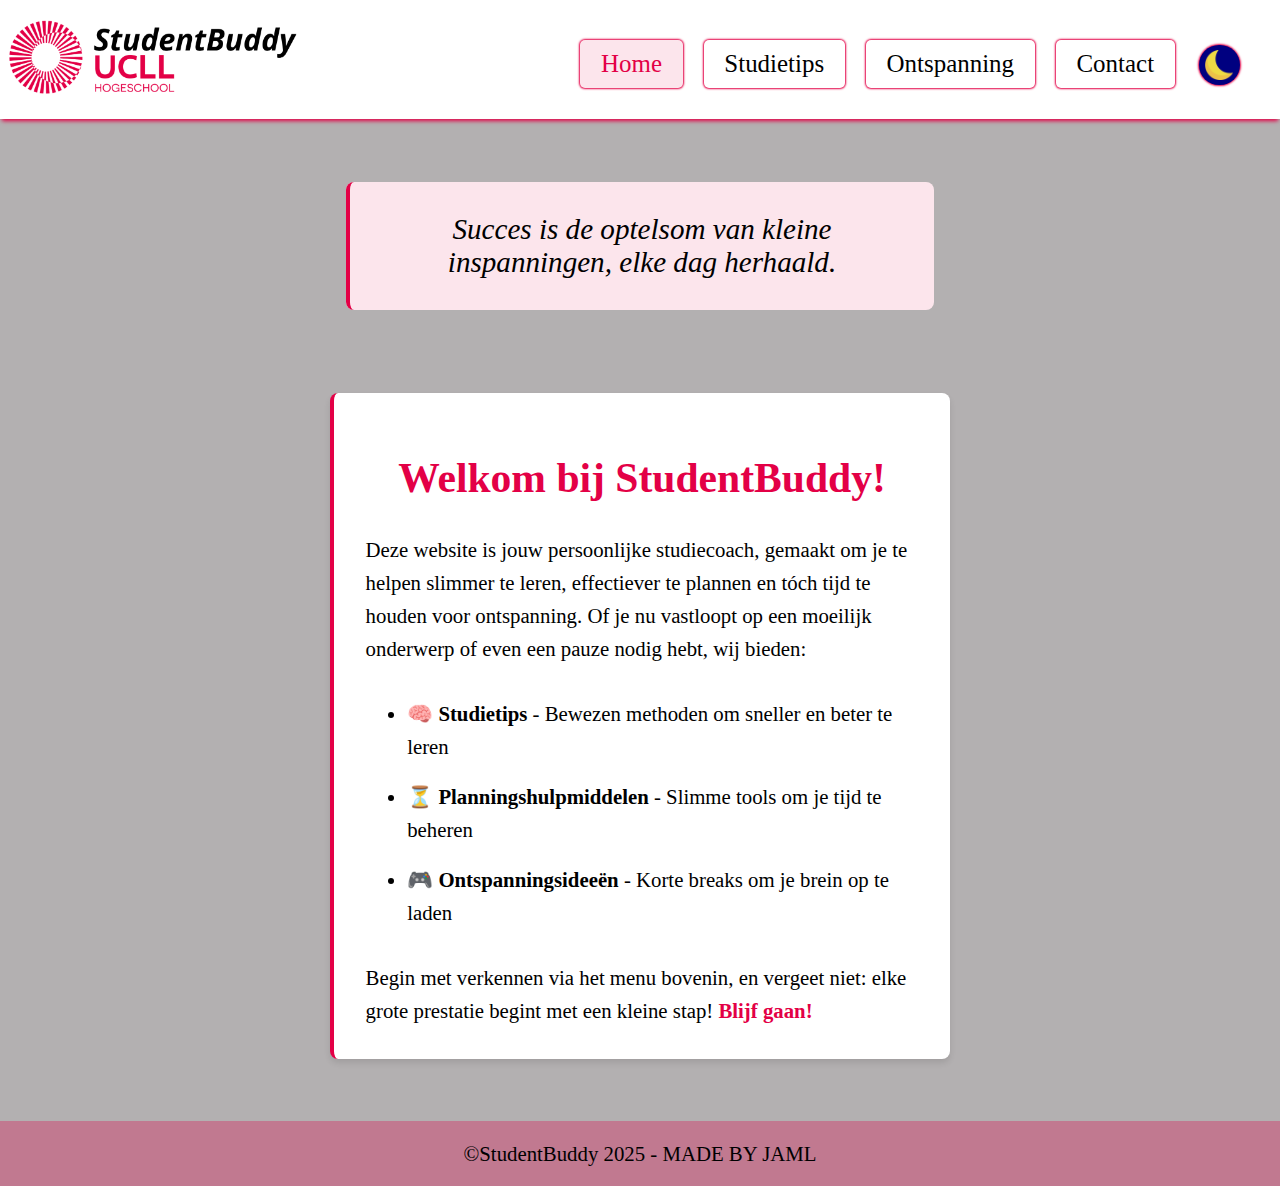
<file: Website/index.html>
<!DOCTYPE html>
<html lang="en">
  <head>
    <meta charset="UTF-8" />
    <meta name="viewport" content="width=device-width, initial-scale=1.0" />
    <link rel="stylesheet" href="style.css" />
    <script src="script.js" defer></script>
    <link rel="icon" 
     type="logo" 
     href="img/Icon.png">
    <title>StudentBuddy</title>
  </head>

  <body>
    <header>

      <div id="menu-logo">
        <!--Child 1-->
        <div id="logo"><img src="img/Logo-Light.png" alt="" /></div>
        <!--Child 2-->
        <button id="NightmodeButtonOutsideList" onclick="toggleNightMode()">
          <img src="img/crescent-moon.ico" class="NightmodeImage"></a>
        </button>
        <!--Child 3-->
        <div id="menu" onclick="toggleMenu()">
          <a href="javascript:void(0);" id="menu-toggle">☰</a>
        </div>

      </div>

      <div id="List">
        <li><a href="index.html">Home</a></li>
        <li><a href="tips.html">Studietips</a></li>
        <li><a href="ontspanning.html">Ontspanning</a></li>
        <li><a href="Contact.html">Contact</a></li>
        <li> 
            <button id="NightmodeButtonInsideList" onclick="toggleNightMode()">
              <img src="img/crescent-moon.ico" class="NightmodeImage"> </button>
        </li>
      </div>

    </header>
    <main>
      <section id="quote-wrapper">
        <div id="motivational-quote"></div>
      </section>

      <section id="welcome-message">
        <h1>Welkom bij StudentBuddy!</h1>
        <p>
          Deze website is jouw persoonlijke studiecoach, gemaakt om je te helpen slimmer te leren,
          effectiever te plannen en tóch tijd te houden voor ontspanning. Of je nu vastloopt op een
          moeilijk onderwerp of even een pauze nodig hebt, wij bieden:
        </p>
        <ul>
          <li>🧠 <strong>Studietips</strong> - Bewezen methoden om sneller en beter te leren</li>
          <li>⏳ <strong>Planningshulpmiddelen</strong> - Slimme tools om je tijd te beheren</li>
          <li>🎮 <strong>Ontspanningsideeën</strong> - Korte breaks om je brein op te laden</li>
        </ul>
        <p>
          Begin met verkennen via het menu bovenin, en vergeet niet: elke grote prestatie begint met
          een kleine stap!
          <span id="dynamic-encouragement">Vandaag is jouw dag!</span>
        </p>
      </section>
    </main>
    <footer>
        <p>©StudentBuddy 2025 - MADE BY JAML</p>
    </footer>
  </body>
</html>
</file>
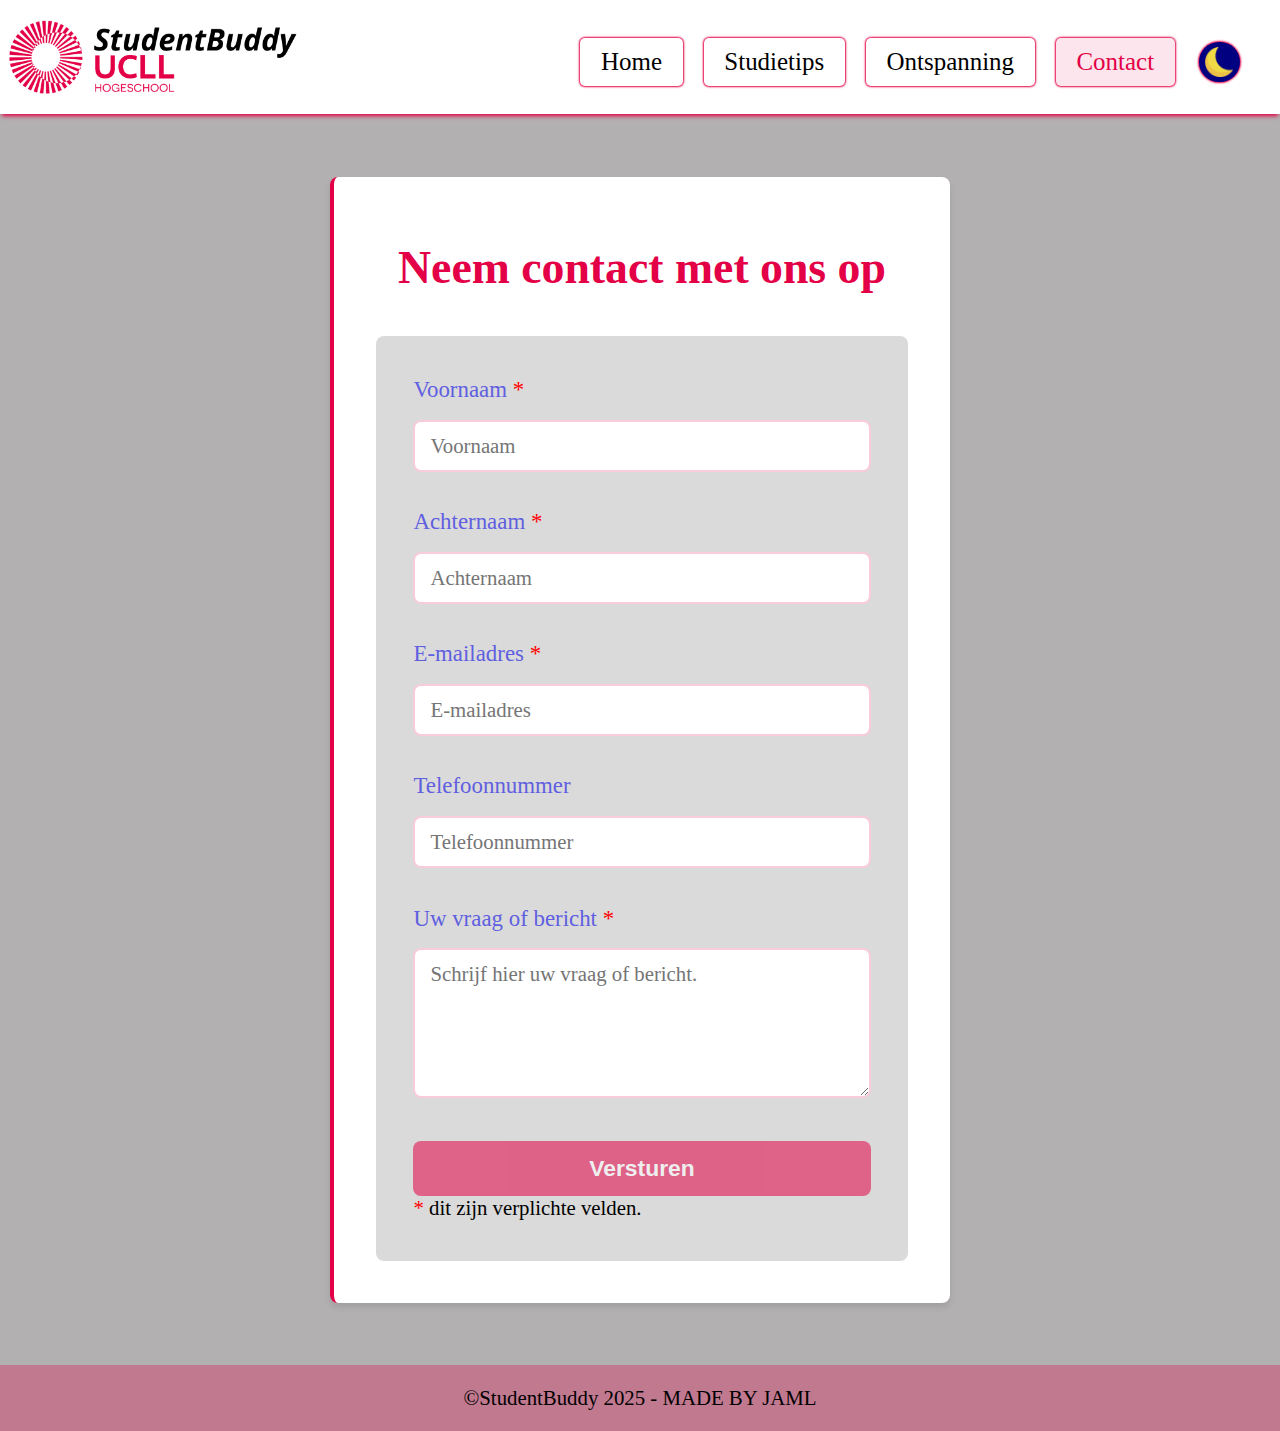
<file: Website/Contact.html>
<!DOCTYPE html>
<html lang="en">
  <head>
    <meta charset="UTF-8" />
    <meta name="viewport" content="width=device-width, initial-scale=1.0" />
    <link rel="stylesheet" href="style.css" />
    <script src="script.js" defer></script>
    <link rel="icon" 
     type="logo" 
     href="img/Icon.png">
    <title>StudentBuddy</title>
  </head>
  <body>
    <header>
      <div id="menu-logo">
        <img src="img/Logo-Light.png" alt="" id="logo" />
        <button id="NightmodeButtonOutsideList" onclick="toggleNightMode()">
          <img src="img/crescent-moon.ico" class="NightmodeImage"></a>
        </button>
        <div id="menu" onclick="toggleMenu()">
          <a href="javascript:void(0);" id="menu-toggle">☰</a>
        </div>
      </div>
      <div id="List">
        <li><a href="index.html">Home</a></li>
        <li><a href="tips.html">Studietips</a></li>
        <li><a href="ontspanning.html">Ontspanning</a></li>
        <li><a href="Contact.html">Contact</a></li>
        <li>
          <button id="NightmodeButtonInsideList" onclick="toggleNightMode()">
            <img src="img/crescent-moon.ico" class="NightmodeImage"></a>
        </li>
      </div>
    </header>

    <main>
      <section class="container">
        <h2>Neem contact met ons op</h2>
        <article>
          <form onsubmit="formConfirmation()">
            <label for="voornaam"
              >Voornaam <span style="color: red">*</span></label
            >
            <input
              type="text"
              id="voornaam"
              name="voornaam"
              placeholder="Voornaam"
              required
            />

            <label for="achternaam"
              >Achternaam <span style="color: red">*</span></label
            >
            <input
              type="text"
              id="achternaam"
              name="achternaam"
              placeholder="Achternaam"
              required
            />

            <label for="email"
              >E-mailadres <span style="color: red">*</span></label
            >
            <input
              type="email"
              id="email"
              name="email"
              placeholder="E-mailadres"
              required
            />

            <label for="telefoon">Telefoonnummer</label>
            <input
              type="tel"
              id="telefoon"
              name="telefoon"
              placeholder="Telefoonnummer"
            />

            <label for="bericht"
              >Uw vraag of bericht <span style="color: red">*</span></label
            >
            <textarea
              id="bericht"
              name="bericht"
              placeholder="Schrijf hier uw vraag of bericht."
              required
            ></textarea>

            <input type="submit" value="Versturen" />
            <p><span style="color: red">*</span> dit zijn verplichte velden.</p>
          </form>
        </article>
      </section>
    </main>
    <footer>
      <p>©StudentBuddy 2025 - MADE BY JAML</p>
  </footer>
</body>
</html>
</file>
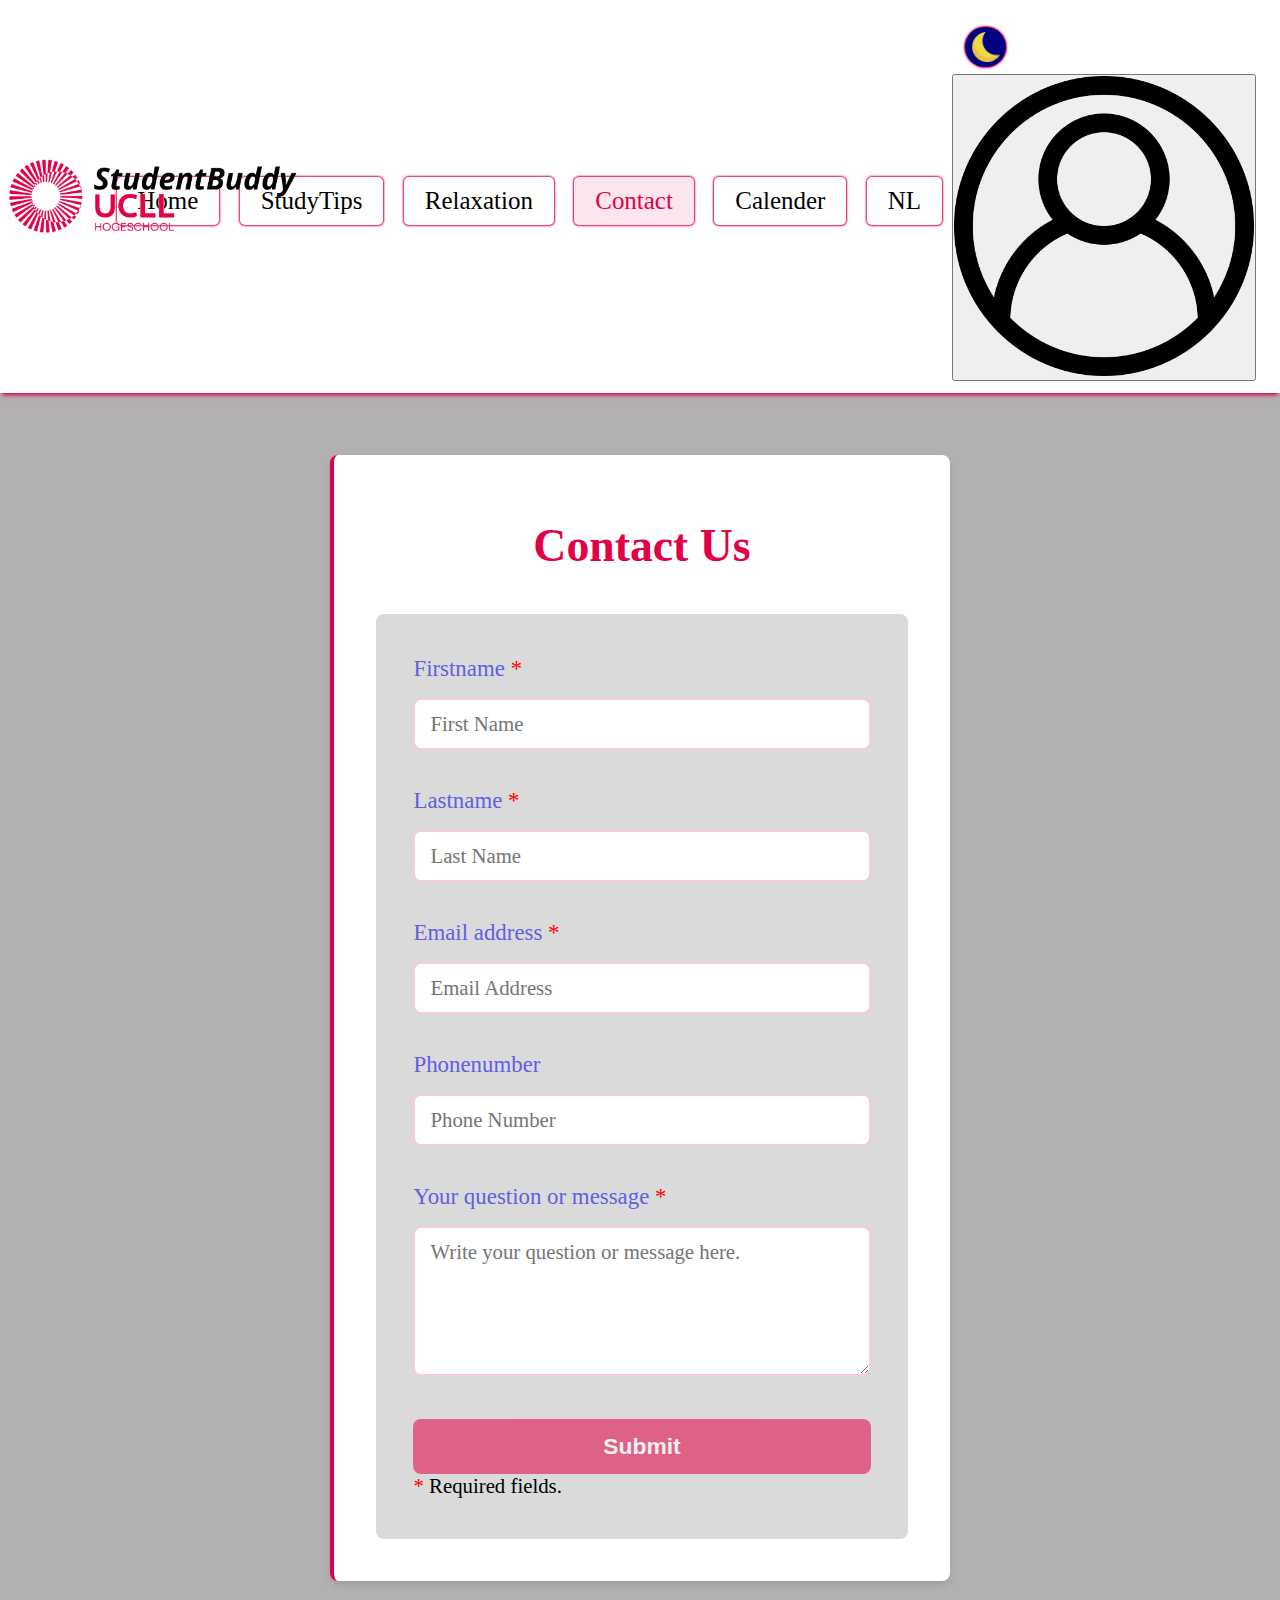
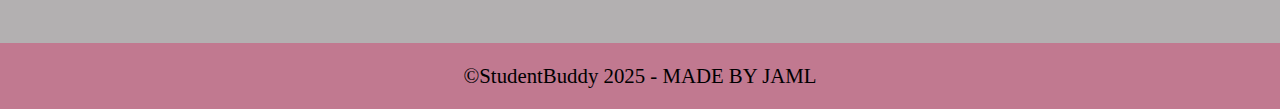
<file: Website/Contact_en.html>
<!DOCTYPE html>
<html lang="en">
  <head>
    <meta charset="UTF-8" />
    <meta name="viewport" content="width=device-width, initial-scale=1.0" />
    <link rel="stylesheet" href="style.css" />
    <script src="script.js" defer></script>
    <link rel="icon" type="logo" href="img/Icon.png" />
    <title>StudentBuddy</title>
  </head>
  <body>
    <header>
      <div id="menu-logo">
        <img src="img/Logo-Light.png" alt="" id="logo" />
        <button id="NightmodeButtonOutsideList" onclick="toggleNightMode()">
          <img src="img/crescent-moon.ico" class="NightmodeImage" />
        </button>
        <div id="menu" onclick="toggleMenu()">
          <a href="javascript:void(0);" id="menu-toggle">☰</a>
        </div>
      </div>
      <div id="List">
        <li><a href="Home_en.html">Home</a></li>
        <li><a href="Tips_en.html">StudyTips</a></li>
        <li><a href="Relaxation_en.html">Relaxation</a></li>
        <li><a href="Contact_en.html">Contact</a></li>
        <li><a href="Kalender_EN.html">Calender</a></li>
        <li><a href="Contact.html">NL</a></li>
        <div id="LN">
          <li>
            <button id="NightmodeButtonInsideList" onclick="toggleNightMode()">
              <img src="img/crescent-moon.ico" class="NightmodeImage"></a>
          </li>
          <li>
            <button id="loginButton" onclick="showLoginForm()">
              <img src="img/login-icon.png" class="LoginImage" alt="Login" />
            </button>
          </li>

        </div>
      </div>
    </header>

    <main>
      <section class="container">
        <h2>Contact Us</h2>
        <article>
          <form onsubmit="formConfirmation()">
            <label for="voornaam">
              Firstname <span style="color: red">*</span>
            </label>
            <input
              type="text"
              id="voornaam"
              name="voornaam"
              placeholder="First Name"
              required
            />

            <label for="achternaam">
              Lastname <span style="color: red">*</span>
            </label>
            <input
              type="text"
              id="achternaam"
              name="achternaam"
              placeholder="Last Name"
              required
            />

            <label for="email">
              Email address <span style="color: red">*</span>
            </label>
            <input
              type="email"
              id="email"
              name="email"
              placeholder="Email Address"
              required
            />

            <label for="telefoon">Phonenumber</label>
            <input
              type="tel"
              id="telefoon"
              name="telefoon"
              placeholder="Phone Number"
            />

            <label for="bericht">
              Your question or message <span style="color: red">*</span>
            </label>
            <textarea
              id="bericht"
              name="bericht"
              placeholder="Write your question or message here."
              required
            ></textarea>

            <input type="submit" value="Submit" />
            <p><span style="color: red">*</span> Required fields.</p>
          </form>
        </article>
      </section>
    </main>
    <footer>
      <p>©StudentBuddy 2025 - MADE BY JAML</p>
    </footer>
  </body>
</html>
</file>
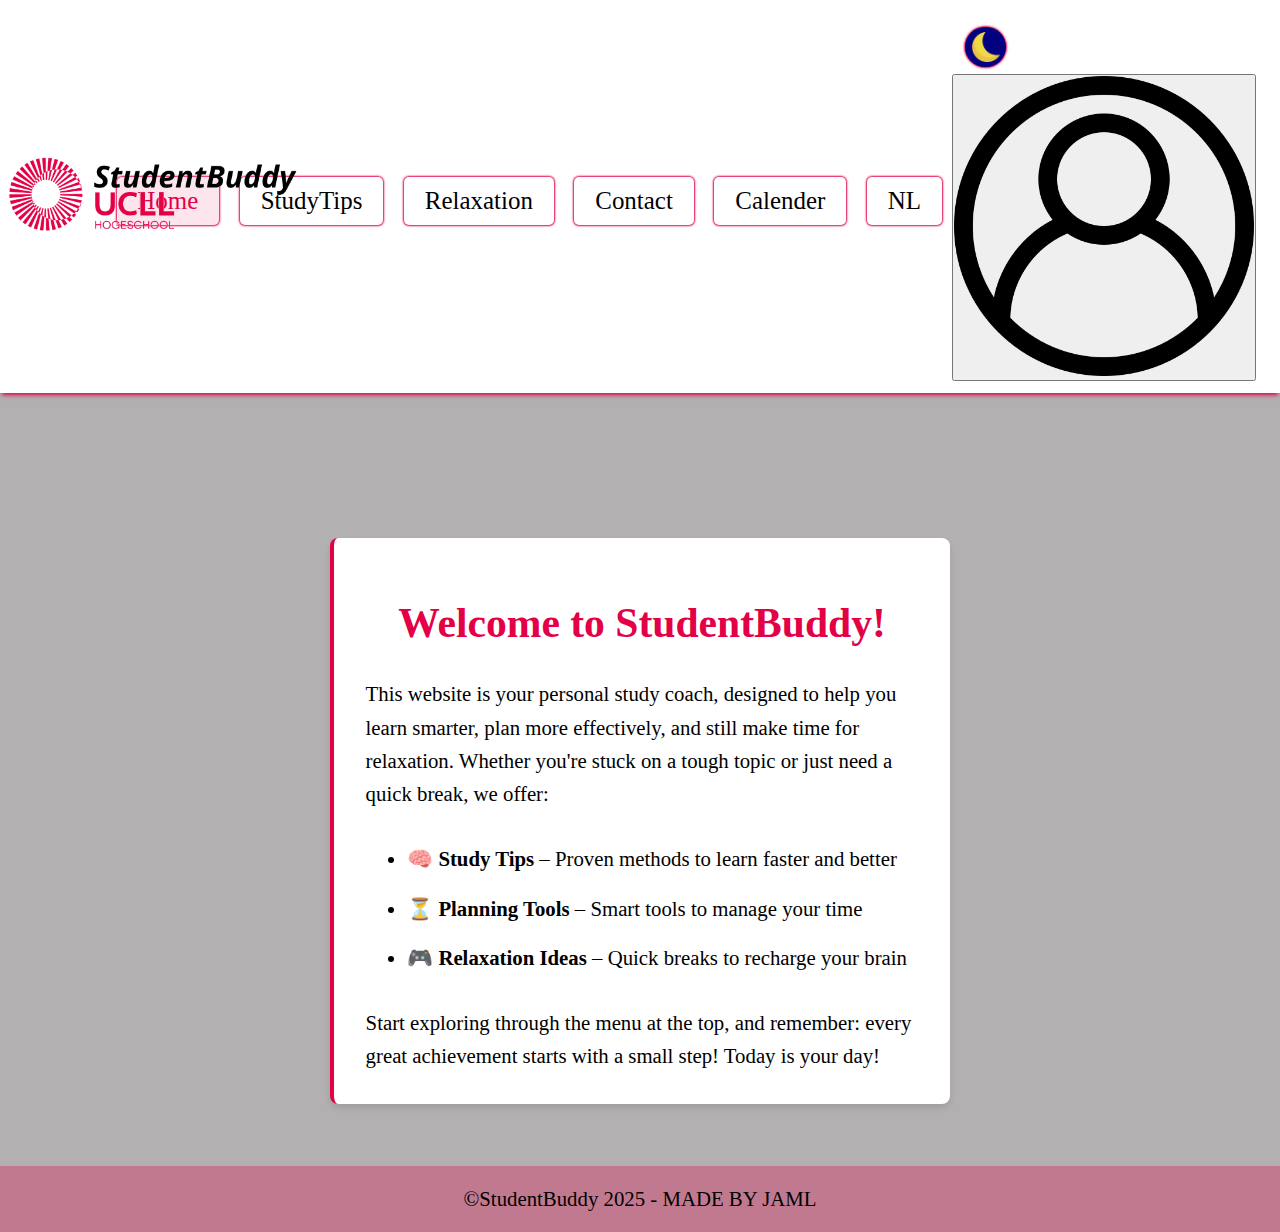
<file: Website/Home_en.html>
<!DOCTYPE html>
<html lang="en">
  <head>
    <meta charset="UTF-8" />
    <meta name="viewport" content="width=device-width, initial-scale=1.0" />
    <link rel="stylesheet" href="style.css" />
    <script src="script.js" defer></script>
    <link rel="icon" type="logo" href="img/Icon.png" />
    <title>StudentBuddy</title>
  </head>

  <body>
    <header>
      <div id="menu-logo">
        <!--Child 1-->
        <div id="logo"><img src="img/Logo-Light.png" alt="" /></div>
        <!--Child 2-->
        <button id="NightmodeButtonOutsideList" onclick="toggleNightMode()">
          <img src="img/crescent-moon.ico" class="NightmodeImage" />
        </button>
        <!--Child 3-->
        <div id="menu" onclick="toggleMenu()">
          <a href="javascript:void(0);" id="menu-toggle">☰</a>
        </div>
      </div>

      <div id="List">
        <li><a href="Home_en.html">Home</a></li>
        <li><a href="Tips_en.html">StudyTips</a></li>
        <li><a href="Relaxation_en.html">Relaxation</a></li>
        <li><a href="Contact_en.html">Contact</a></li>
        <li><a href="Kalender_EN.html">Calender</a></li>
        <li><a href="index.html">NL</a></li>
        <div id="LN">
          <li>
            <button id="NightmodeButtonInsideList" onclick="toggleNightMode()">
              <img src="img/crescent-moon.ico" class="NightmodeImage"></a>
          </li>
          <li>
            <button id="loginButton" onclick="showLoginForm()">
              <img src="img/login-icon.png" class="LoginImage" alt="Login" />
            </button>
          </li>

        </div>
      </div>
    </header>
    <main>
      <section id="quote-wrapper">
        <div id="motivational-quote-en"></div>
      </section>

      <section id="welcome-message">
        <h1>Welcome to StudentBuddy!</h1>
        <p>
          This website is your personal study coach, designed to help you learn
          smarter, plan more effectively, and still make time for relaxation.
          Whether you're stuck on a tough topic or just need a quick break, we
          offer:
        </p>
        <ul>
          <li>
            🧠 <strong>Study Tips</strong> – Proven methods to learn faster and
            better
          </li>
          <li>
            ⏳ <strong>Planning Tools</strong> – Smart tools to manage your time
          </li>
          <li>
            🎮 <strong>Relaxation Ideas</strong> – Quick breaks to recharge your
            brain
          </li>
        </ul>
        <p>
          Start exploring through the menu at the top, and remember: every great
          achievement starts with a small step!
          <span id="dynamic-encouragement-en">Today is your day!</span>
        </p>
      </section>
    </main>
    <footer>
      <p>©StudentBuddy 2025 - MADE BY JAML</p>
    </footer>
  </body>
</html>
</file>
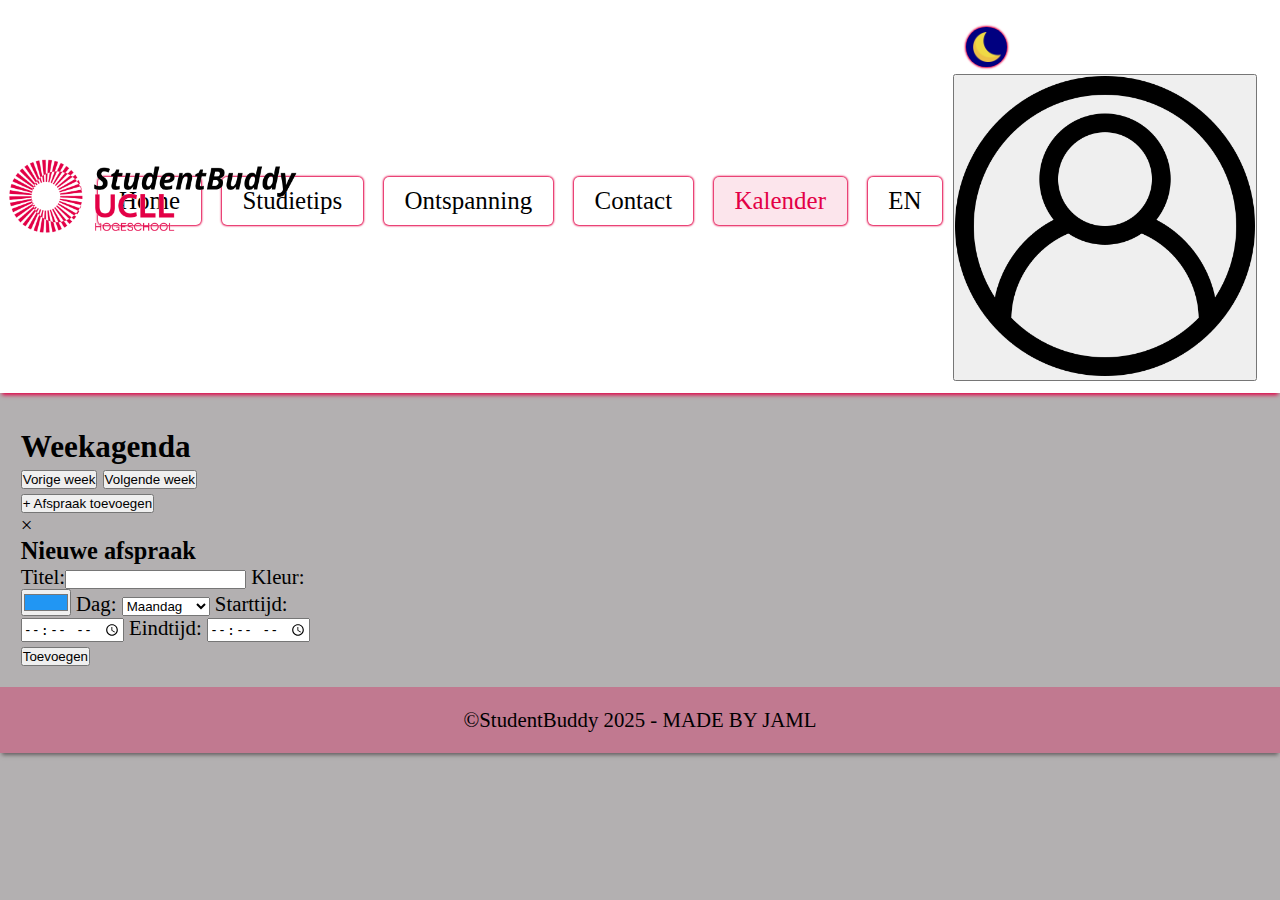
<file: Website/Kalender.html>
<!DOCTYPE html>
<html lang="en">
  <head>
    <meta charset="UTF-8" />
    <meta name="viewport" content="width=device-width, initial-scale=1.0" />
    <link rel="stylesheet" href="style.css" />
    <script src="script.js" defer></script>
    <link rel="icon" type="logo" href="img/Icon.png" />
    <title>StudentBuddy - Calendar</title>
  </head>
  <body>
    <header>
      <div id="menu-logo">
        <img src="img/Logo-Light.png" alt="" id="logo" />
        <button id="NightmodeButtonOutsideList" onclick="toggleNightMode()">
          <img src="img/crescent-moon.ico" class="NightmodeImage" />
        </button>
        <div id="menu" onclick="toggleMenu()">
          <a href="javascript:void(0);" id="menu-toggle">☰</a>
        </div>
      </div>
      <div id="List">
        <li><a href="index.html">Home</a></li>
        <li><a href="tips.html">Studietips</a></li>
        <li><a href="ontspanning.html">Ontspanning</a></li>
        <li><a href="Contact.html">Contact</a></li>
        <li><a href="Kalender.html">Kalender</a></li>
        <li><a href="Kalender_EN.html">EN</a></li>
        <div id="LN">
          <li>
            <button id="NightmodeButtonInsideList" onclick="toggleNightMode()">
              <img src="img/crescent-moon.ico" class="NightmodeImage"></a>
          </li>
          <li>
            <button id="loginButton" onclick="showLoginForm()">
              <img src="img/login-icon.png" class="LoginImage" alt="Login" />
            </button>
          </li>

        </div>
      </div>
    </header>

    <main>
  <section id="calendar-app">
    <h2> Weekagenda</h2>
    <div id="calendar-controls">
      <button id="prevWeek">Vorige week</button>
      <span id="weekLabel"></span>
      <button id="nextWeek">Volgende week</button>
      <button id="addEventBtn">+ Afspraak toevoegen</button>
    </div>
    <div class="week-calendar">
      <div class="calendar-times">
        <!-- Tijdsloten worden via JS gevuld -->
      </div>
      <div class="calendar-grid" id="calendarGrid">
        <!-- Kalender wordt via JS gevuld -->
      </div>
    </div>
    <!-- Modal voor afspraak toevoegen -->
    <div id="eventModal" class="modal">
      <div class="modal-content">
        <span class="close" id="closeModal">&times;</span>
        <h3>Nieuwe afspraak</h3>
        <form id="eventForm">
          <label>Titel:<input type="text" id="eventTitle" required></label>
          <label>Kleur:
            <input type="color" id="eventColor" value="#2196f3">
          </label>
          <label>Dag:
            <select id="eventDay">
              <option value="0">Maandag</option>
              <option value="1">Dinsdag</option>
              <option value="2">Woensdag</option>
              <option value="3">Donderdag</option>
              <option value="4">Vrijdag</option>
              <option value="5">Zaterdag</option>
              <option value="6">Zondag</option>
            </select>
          </label>
          <label>Starttijd:
            <input type="time" id="eventStart" min="00:00" max="23:59" required>
          </label>
          <label>Eindtijd:
            <input type="time" id="eventEnd" min="00:00" max="23:59" required>
          </label>
          <button type="submit">Toevoegen</button>
        </form>
      </div>
    </div>
  </section>
</main>

    <footer>
      <p>©StudentBuddy 2025 - MADE BY JAML</p>
    </footer>
  </body>
</html>
</file>
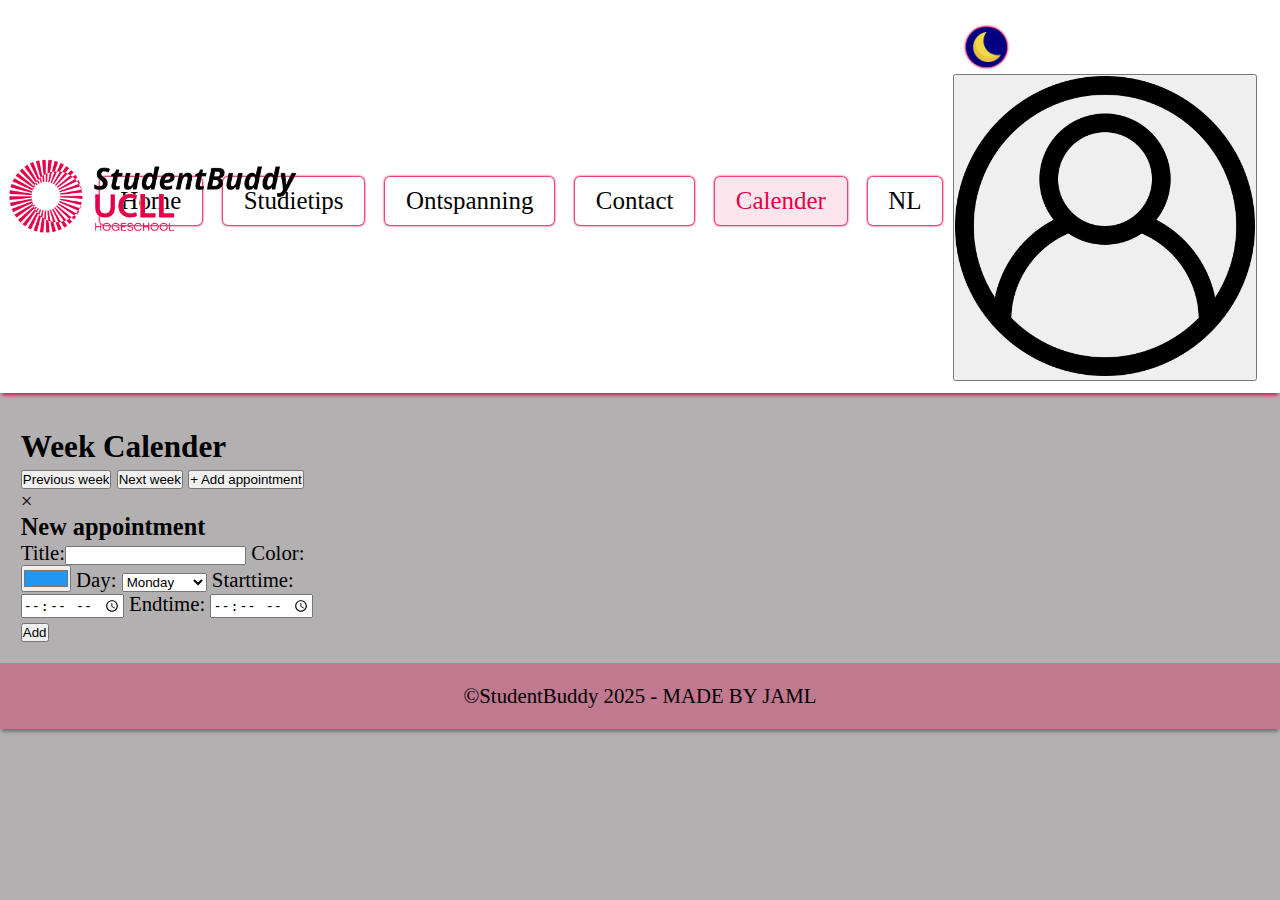
<file: Website/Kalender_EN.html>
<!DOCTYPE html>
<html lang="en">
  <head>
    <meta charset="UTF-8" />
    <meta name="viewport" content="width=device-width, initial-scale=1.0" />
    <link rel="stylesheet" href="style.css" />
    <script src="script.js" defer></script>
    <link rel="icon" type="logo" href="img/Icon.png" />
    <title>StudentBuddy - Calendar</title>
  </head>
  <body>
    <header>
      <div id="menu-logo">
        <img src="img/Logo-Light.png" alt="" id="logo" />
        <button id="NightmodeButtonOutsideList" onclick="toggleNightMode()">
          <img src="img/crescent-moon.ico" class="NightmodeImage" />
        </button>
        <div id="menu" onclick="toggleMenu()">
          <a href="javascript:void(0);" id="menu-toggle">☰</a>
        </div>
      </div>
      <div id="List">
        <li><a href="Home_en.html">Home</a></li>
        <li><a href="Tips_en.html">Studietips</a></li>
        <li><a href="Relaxation_en.html">Ontspanning</a></li>
        <li><a href="Contact_en.html">Contact</a></li>
        <li><a href="Kalender_EN.html">Calender</a></li>
        <li><a href="Kalender.html">NL</a></li>
        <div id="LN">
          <li>
            <button id="NightmodeButtonInsideList" onclick="toggleNightMode()">
              <img src="img/crescent-moon.ico" class="NightmodeImage"></a>
          </li>
          <li>
            <button id="loginButton" onclick="showLoginForm()">
              <img src="img/login-icon.png" class="LoginImage" alt="Login" />
            </button>
          </li>

        </div>
      </div>
    </header>

    <main>
  <section id="calendar-app">
    <h2> Week Calender</h2>
    <div id="calendar-controls">
      <button id="prevWeek">Previous week</button>
      <span id="weekLabel"></span>
      <button id="nextWeek">Next week</button>
      <button id="addEventBtn">+ Add appointment</button>
    </div>
    <div class="week-calendar">
      <div class="calendar-times">
        <!-- Tijdsloten worden via JS gevuld -->
      </div>
      <div class="calendar-grid" id="calendarGrid">
        <!-- Kalender wordt via JS gevuld -->
      </div>
    </div>
    <!-- Modal voor afspraak toevoegen -->
    <div id="eventModal" class="modal">
      <div class="modal-content">
        <span class="close" id="closeModal">&times;</span>
        <h3>New appointment</h3>
        <form id="eventForm">
          <label>Title:<input type="text" id="eventTitle" required></label>
          <label>Color:
            <input type="color" id="eventColor" value="#2196f3">
          </label>
          <label>Day:
            <select id="eventDay">
              <option value="0">Monday</option>
              <option value="1">Tuesday</option>
              <option value="2">Wendsday</option>
              <option value="3">Thursday</option>
              <option value="4">Friday</option>
              <option value="5">Saturday</option>
              <option value="6">Sunday</option>
            </select>
          </label>
          <label>Starttime:
            <input type="time" id="eventStart" min="00:00" max="23:59" required>
          </label>
          <label>Endtime:
            <input type="time" id="eventEnd" min="00:00" max="23:59" required>
          </label>
          <button type="submit">Add</button>
        </form>
      </div>
    </div>
  </section>
</main>

    <footer>
      <p>©StudentBuddy 2025 - MADE BY JAML</p>
    </footer>
  </body>
</html>
</file>
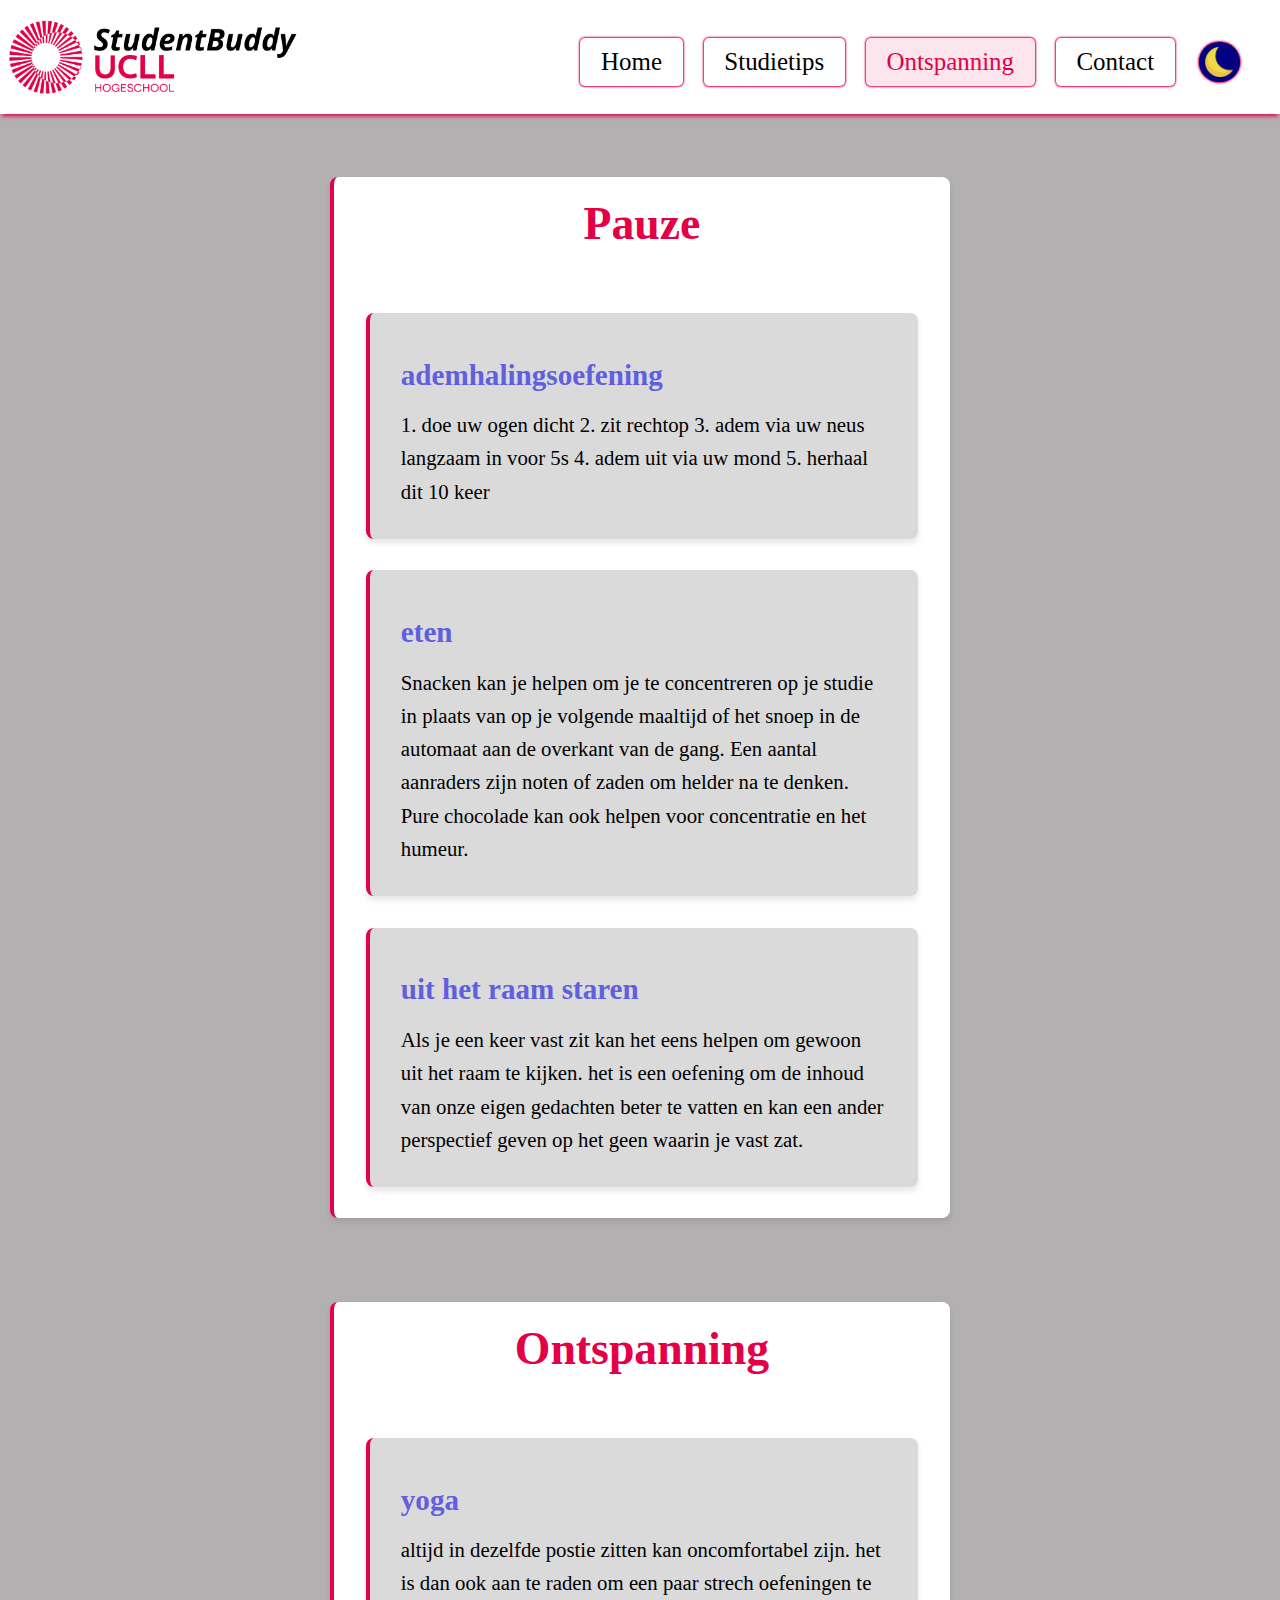
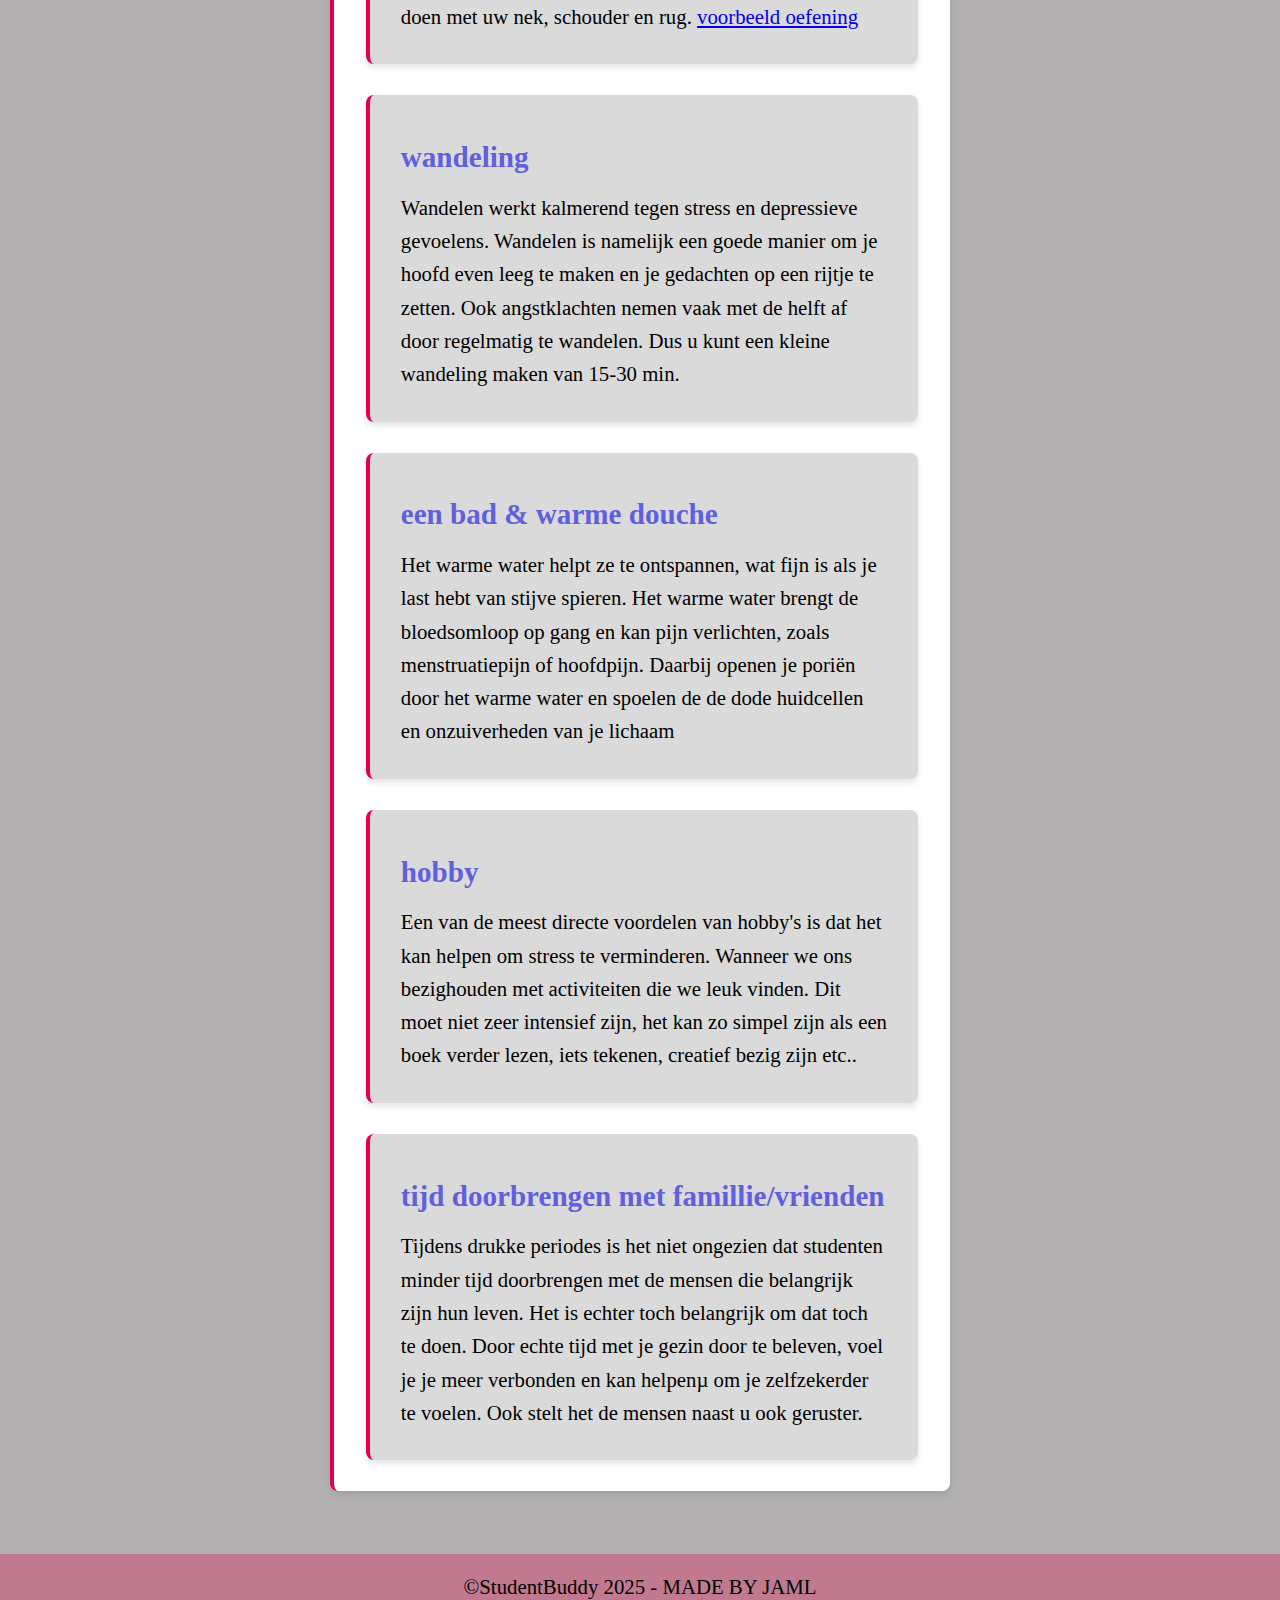
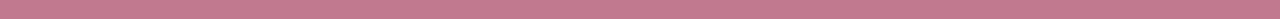
<file: Website/ontspanning.html>
<!DOCTYPE html>
<html lang="en">
<head>
    <meta charset="UTF-8">
    <meta name="viewport" content="width=device-width, initial-scale=1.0">
    <link rel="stylesheet" href="style.css">
    <script src="script.js" defer></script>
    <link rel="icon" 
     type="logo" 
     href="img/Icon.png">
    <title>StudentBuddy</title>
</head>
<body>
  <header>
    <div id="menu-logo">
      <img src="img/Logo-Light.png" alt="" id="logo" />
      <button id="NightmodeButtonOutsideList" onclick="toggleNightMode()">
        <img src="img/crescent-moon.ico" class="NightmodeImage"></a>
      </button>
      <div id="menu" onclick="toggleMenu()">
        <a href="javascript:void(0);" id="menu-toggle">☰</a>
      </div>
    </div>
    <div id="List">
      <li><a href="index.html">Home</a></li>
      <li><a href="tips.html">Studietips</a></li>
      <li><a href="ontspanning.html">Ontspanning</a></li>
      <li><a href="Contact.html">Contact</a></li>
      <li>
        <button id="NightmodeButtonInsideList" onclick="toggleNightMode()">
          <img src="img/crescent-moon.ico" class="NightmodeImage"></a>
      </li>
    </div>
  </header>
  <main>
    <section class="study-tips">
      <h1>Pauze</h1>
      <article class="tip-card">
        <h2>ademhalingsoefening</h2>
        <p>
          1. doe uw ogen dicht 2. zit rechtop 3. adem via uw neus langzaam in
          voor 5s 4. adem uit via uw mond 5. herhaal dit 10 keer
        </p>
      </article>
      <article class="tip-card">
        <h2>eten</h2>
        <p>Snacken kan je helpen om je te concentreren op je studie in plaats van op 
          je volgende maaltijd of het snoep in de automaat aan de overkant van de gang.
          Een aantal aanraders zijn noten of zaden om helder na te denken. Pure chocolade 
          kan ook helpen voor concentratie en het humeur.
        </p>
      </article>
      <article class="tip-card">
        <h2>uit het raam staren</h2>
        <p>
          Als je een keer vast zit kan het eens helpen om gewoon uit het raam te kijken.
          het is een oefening om de inhoud van onze eigen gedachten beter te vatten en kan 
          een ander perspectief geven op het geen waarin je vast zat.
        </p>
      </article>
    </section>
    <section class="study-tips">
      <h1>Ontspanning</h1>
      <article class="tip-card">
        <h2>yoga</h2>
        <p>
          altijd in dezelfde postie zitten kan oncomfortabel zijn. het is dan
          ook aan te raden om een paar strech oefeningen te doen met uw nek,
          schouder en rug.
          <a href="https://www.youtube.com/watch?v=6oMjaDGfGd4">voorbeeld oefening</a>
        </p>
      </article>
      <article class="tip-card">
        <h2>wandeling</h2>
        <p>
          Wandelen werkt kalmerend tegen stress en depressieve gevoelens.
          Wandelen is namelijk een goede manier om je hoofd even leeg te maken
          en je gedachten op een rijtje te zetten. Ook angstklachten nemen vaak
          met de helft af door regelmatig te wandelen. Dus u kunt een kleine
          wandeling maken van 15-30 min.
        </p>
      </article>
      <article class="tip-card">
        <h2>een bad & warme douche</h2>
        <p>
          Het warme water helpt ze te ontspannen, wat fijn is als je last hebt
          van stijve spieren. Het warme water brengt de bloedsomloop op gang en
          kan pijn verlichten, zoals menstruatiepijn of hoofdpijn. Daarbij
          openen je poriën door het warme water en spoelen de de dode huidcellen
          en onzuiverheden van je lichaam
        </p>
      </article>
      <article class="tip-card">
        <h2>hobby</h2>
        <p>
          Een van de meest directe voordelen van hobby's is dat het kan helpen
          om stress te verminderen. Wanneer we ons bezighouden met activiteiten
          die we leuk vinden. Dit moet niet zeer intensief zijn, het kan zo
          simpel zijn als een boek verder lezen, iets tekenen, creatief bezig
          zijn etc..
        </p>
      </article>
      <article class="tip-card">
        <h2>tijd doorbrengen met famillie/vrienden</h2>
        <p>
          Tijdens drukke periodes is het niet ongezien dat studenten minder tijd doorbrengen 
          met de mensen die belangrijk zijn hun leven. Het is echter toch belangrijk om dat toch te doen.
          Door echte tijd met je gezin door te beleven, voel je je meer verbonden en kan helpenµ
          om je zelfzekerder te voelen. Ook stelt het de mensen naast u ook geruster.
        </p>
      </article>
      
    </section>
  </main>
  <footer>
    <p>©StudentBuddy 2025 - MADE BY JAML</p>
</footer>
</body>
</html>
</file>
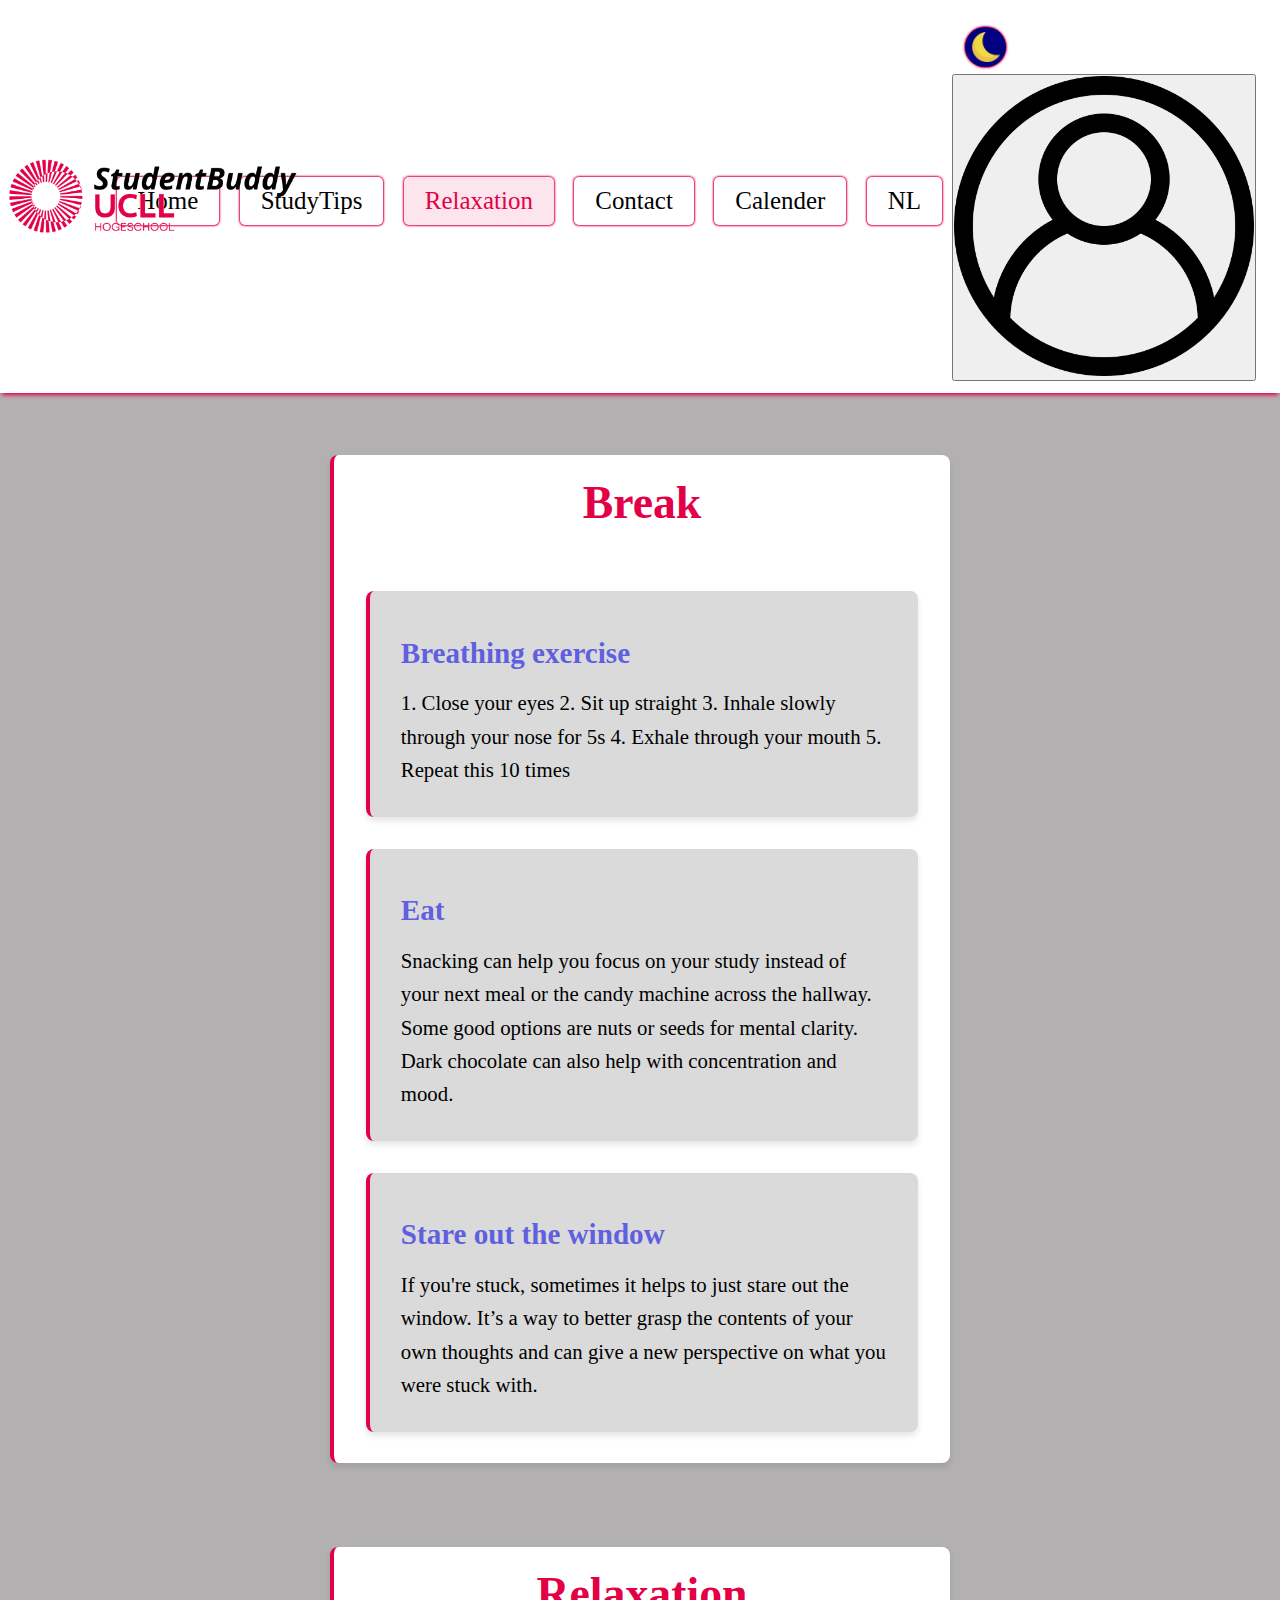
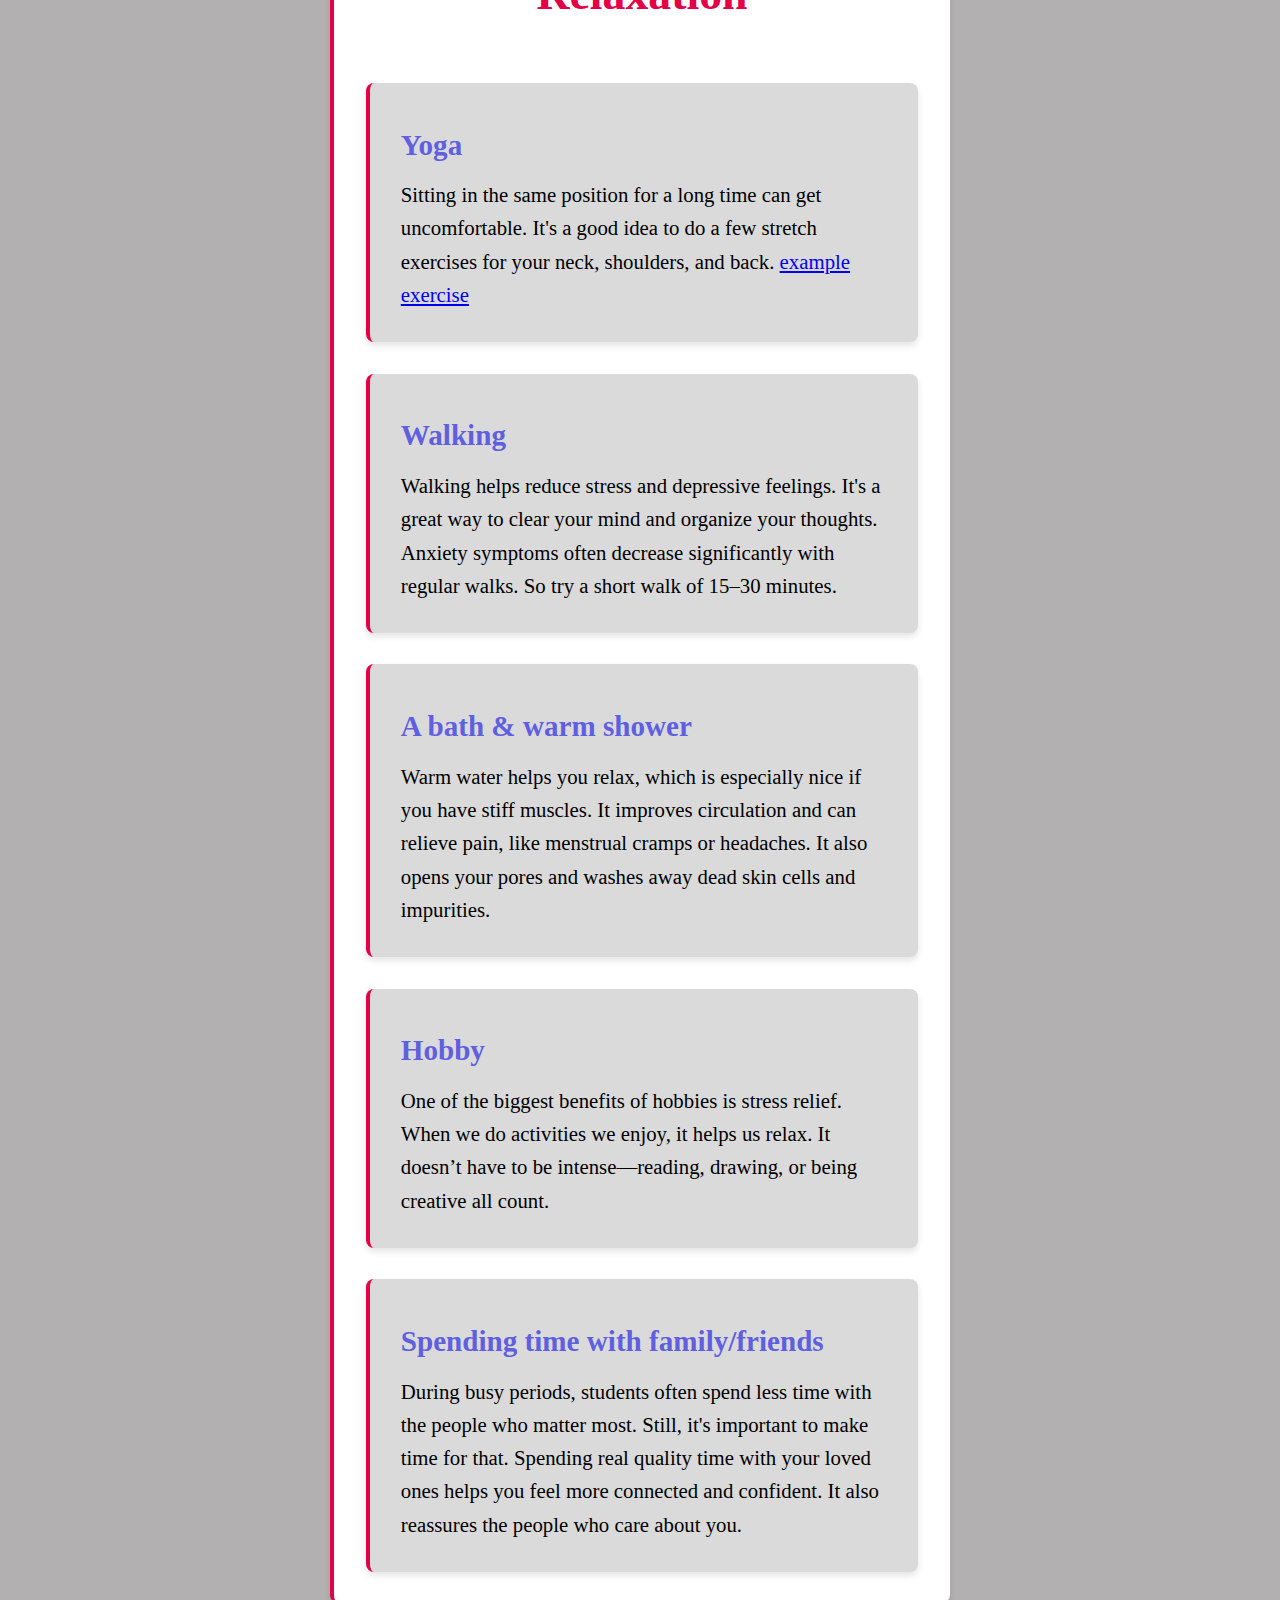
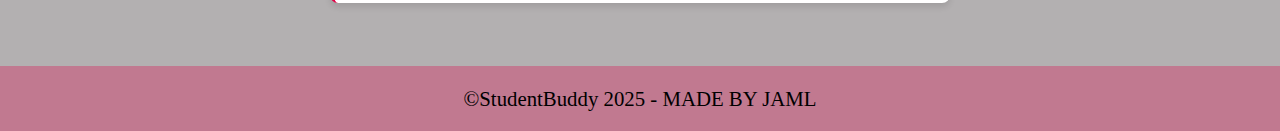
<file: Website/Relaxation_en.html>
<!DOCTYPE html>
<html lang="en">
  <head>
    <meta charset="UTF-8" />
    <meta name="viewport" content="width=device-width, initial-scale=1.0" />
    <link rel="stylesheet" href="style.css" />
    <script src="script.js" defer></script>
    <link rel="icon" type="logo" href="img/Icon.png" />
    <title>StudentBuddy</title>
  </head>
  <body>
    <header>
      <div id="menu-logo">
        <img src="img/Logo-Light.png" alt="" id="logo" />
        <button id="NightmodeButtonOutsideList" onclick="toggleNightMode()">
          <img src="img/crescent-moon.ico" class="NightmodeImage" />
        </button>
        <div id="menu" onclick="toggleMenu()">
          <a href="javascript:void(0);" id="menu-toggle">☰</a>
        </div>
      </div>
      <div id="List">
        <li><a href="Home_en.html">Home</a></li>
        <li><a href="Tips_en.html">StudyTips</a></li>
        <li><a href="Relaxation_en.html">Relaxation</a></li>
        <li><a href="Contact_en.html">Contact</a></li>
        <li><a href="Kalender_EN.html">Calender</a></li>
        <li><a href="ontspanning.html">NL</a></li>
        <div id="LN">
          <li>
            <button id="NightmodeButtonInsideList" onclick="toggleNightMode()">
              <img src="img/crescent-moon.ico" class="NightmodeImage"></a>
          </li>
          <li>
            <button id="loginButton" onclick="showLoginForm()">
              <img src="img/login-icon.png" class="LoginImage" alt="Login" />
            </button>
          </li>

        </div>
      </div>
    </header>

    <main>
      <section class="study-tips">
        <h1>Break</h1>
        <article class="tip-card">
          <h2>Breathing exercise</h2>
          <p>
            1. Close your eyes 2. Sit up straight 3. Inhale slowly through your
            nose for 5s 4. Exhale through your mouth 5. Repeat this 10 times
          </p>
        </article>
        <article class="tip-card">
          <h2>Eat</h2>
          <p>
            Snacking can help you focus on your study instead of your next meal
            or the candy machine across the hallway. Some good options are nuts
            or seeds for mental clarity. Dark chocolate can also help with
            concentration and mood.
          </p>
        </article>
        <article class="tip-card">
          <h2>Stare out the window</h2>
          <p>
            If you're stuck, sometimes it helps to just stare out the window.
            It’s a way to better grasp the contents of your own thoughts and can
            give a new perspective on what you were stuck with.
          </p>
        </article>
      </section>

      <section class="study-tips">
        <h1>Relaxation</h1>
        <article class="tip-card">
          <h2>Yoga</h2>
          <p>
            Sitting in the same position for a long time can get uncomfortable.
            It's a good idea to do a few stretch exercises for your neck,
            shoulders, and back.
            <a href="https://www.youtube.com/watch?v=6oMjaDGfGd4"
              >example exercise</a
            >
          </p>
        </article>
        <article class="tip-card">
          <h2>Walking</h2>
          <p>
            Walking helps reduce stress and depressive feelings. It's a great
            way to clear your mind and organize your thoughts. Anxiety symptoms
            often decrease significantly with regular walks. So try a short walk
            of 15–30 minutes.
          </p>
        </article>
        <article class="tip-card">
          <h2>A bath & warm shower</h2>
          <p>
            Warm water helps you relax, which is especially nice if you have
            stiff muscles. It improves circulation and can relieve pain, like
            menstrual cramps or headaches. It also opens your pores and washes
            away dead skin cells and impurities.
          </p>
        </article>
        <article class="tip-card">
          <h2>Hobby</h2>
          <p>
            One of the biggest benefits of hobbies is stress relief. When we do
            activities we enjoy, it helps us relax. It doesn’t have to be
            intense—reading, drawing, or being creative all count.
          </p>
        </article>
        <article class="tip-card">
          <h2>Spending time with family/friends</h2>
          <p>
            During busy periods, students often spend less time with the people
            who matter most. Still, it's important to make time for that.
            Spending real quality time with your loved ones helps you feel more
            connected and confident. It also reassures the people who care about
            you.
          </p>
        </article>
      </section>
    </main>

    <footer>
      <p>©StudentBuddy 2025 - MADE BY JAML</p>
    </footer>
  </body>
</html>
</file>
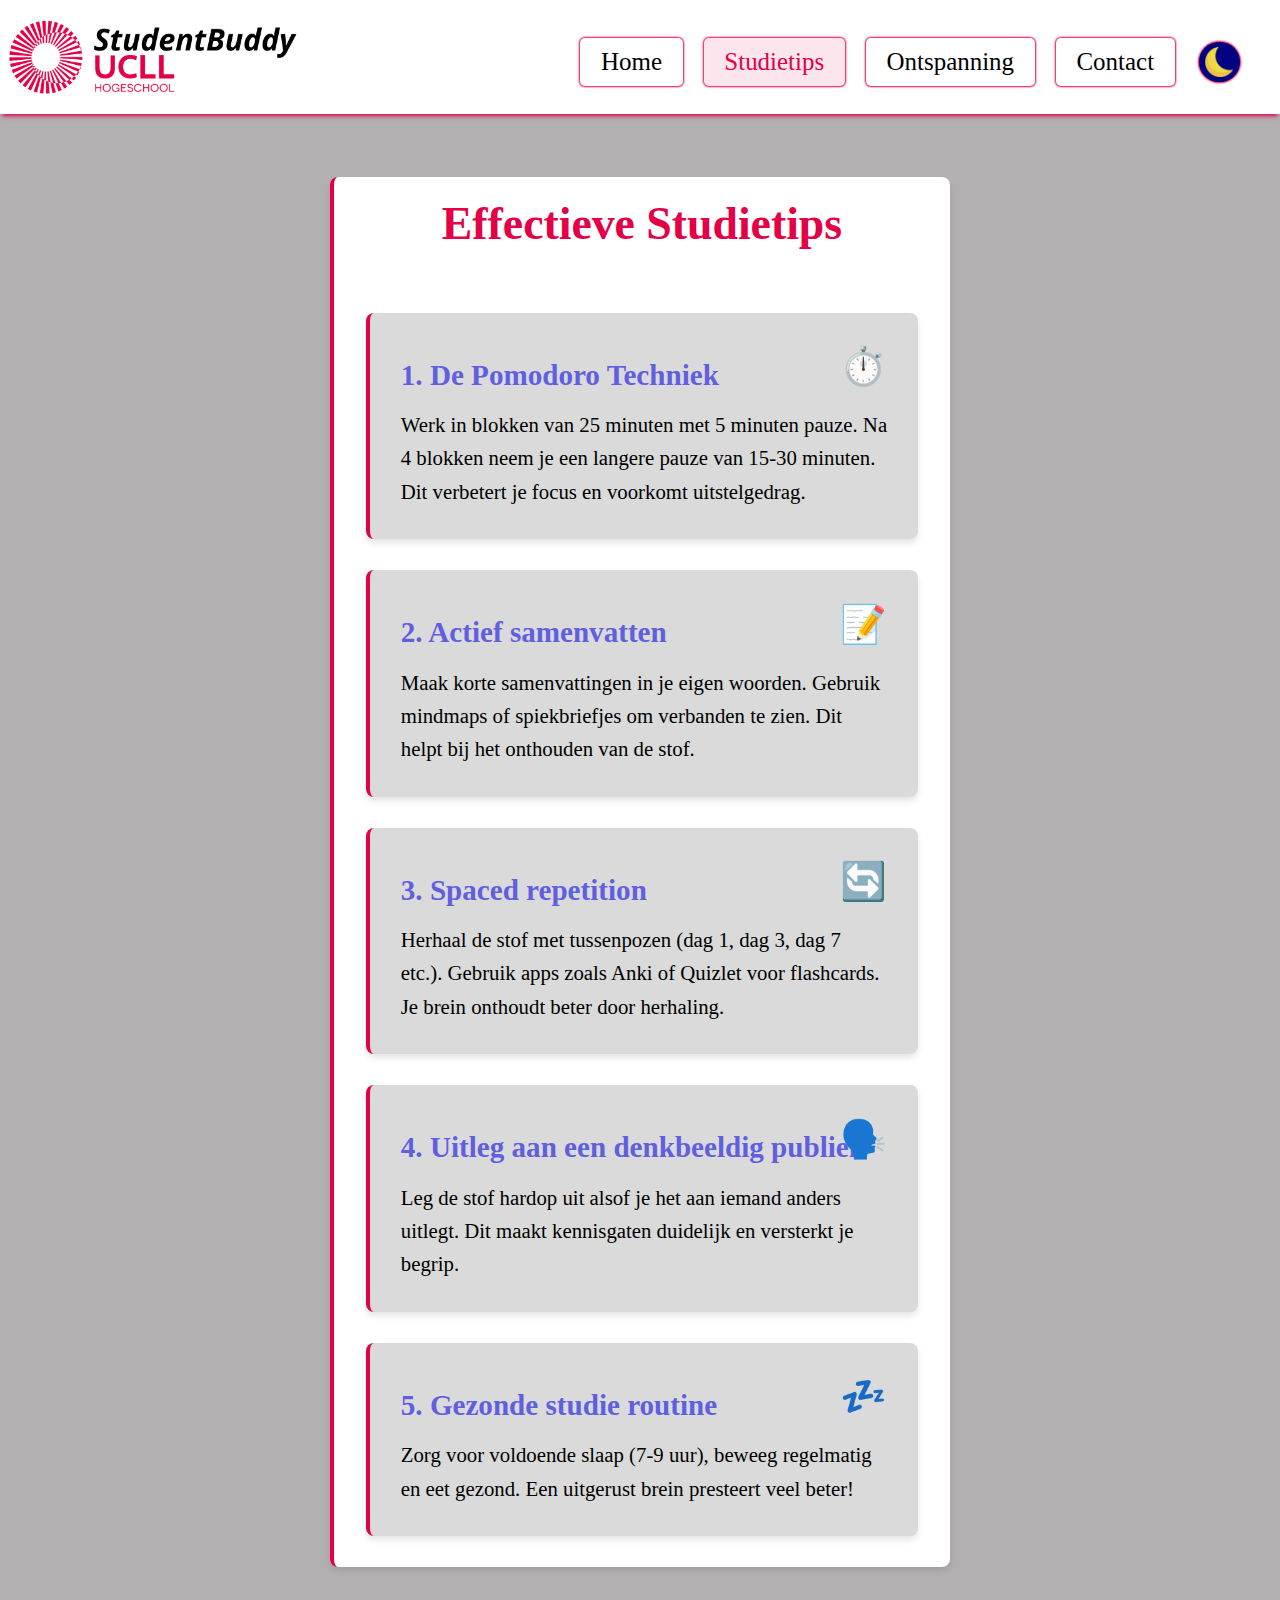
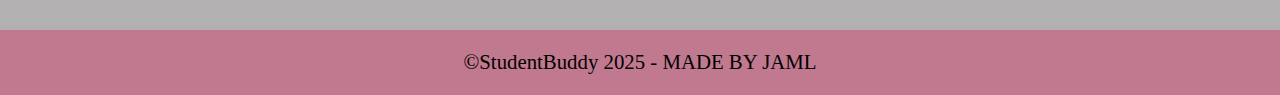
<file: Website/tips.html>
<!DOCTYPE html>
<html lang="nl">
  <head>
    <meta charset="UTF-8" />
    <meta name="viewport" content="width=device-width, initial-scale=1.0" />
    <link rel="stylesheet" href="style.css" />
    <script src="script.js" defer></script>
    <link rel="icon" 
     type="logo" 
     href="img/Icon.png">
    <title>StudieBuddy</title>
  </head>
  <body>
    <header>
      <div id="menu-logo">
        <img src="img/Logo-Light.png" alt="" id="logo" />
        <button id="NightmodeButtonOutsideList" onclick="toggleNightMode()">
          <img src="img/crescent-moon.ico" class="NightmodeImage"></a>
        </button>
        <div id="menu" onclick="toggleMenu()">
          <a href="javascript:void(0);" id="menu-toggle">☰</a>
        </div>
      </div>
      <div id="List">
        <li><a href="index.html">Home</a></li>
        <li><a href="tips.html">Studietips</a></li>
        <li><a href="ontspanning.html">Ontspanning</a></li>
        <li><a href="Contact.html">Contact</a></li>
        <li>
          <button id="NightmodeButtonInsideList" onclick="toggleNightMode()">
            <img src="img/crescent-moon.ico" class="NightmodeImage"></a>
        </li>
      </div>
    </header>

    <main>
      <section class="study-tips">
        <h1>Effectieve Studietips</h1>

        <div class="tip-card">
          <h2>1. De Pomodoro Techniek</h2>
          <p>
            Werk in blokken van 25 minuten met 5 minuten pauze. Na 4 blokken
            neem je een langere pauze van 15-30 minuten. Dit verbetert je focus
            en voorkomt uitstelgedrag.
          </p>

          <div class="tip-icon">⏱️</div>
        </div>

        <div class="tip-card">
          <h2>2. Actief samenvatten</h2>
          <p>
            Maak korte samenvattingen in je eigen woorden. Gebruik mindmaps of
            spiekbriefjes om verbanden te zien. Dit helpt bij het onthouden van
            de stof.
          </p>

          <div class="tip-icon">📝</div>
        </div>

        <div class="tip-card">
          <h2>3. Spaced repetition</h2>
          <p>
            Herhaal de stof met tussenpozen (dag 1, dag 3, dag 7 etc.). Gebruik
            apps zoals Anki of Quizlet voor flashcards. Je brein onthoudt beter
            door herhaling.
          </p>

          <div class="tip-icon">🔄</div>
        </div>

        <div class="tip-card">
          <h2>4. Uitleg aan een denkbeeldig publiek</h2>
          <p>
            Leg de stof hardop uit alsof je het aan iemand anders uitlegt. Dit
            maakt kennisgaten duidelijk en versterkt je begrip.
          </p>

          <div class="tip-icon">🗣️</div>
        </div>

        <div class="tip-card">
          <h2>5. Gezonde studie routine</h2>
          <p>
            Zorg voor voldoende slaap (7-9 uur), beweeg regelmatig en eet
            gezond. Een uitgerust brein presteert veel beter!
          </p>

          <div class="tip-icon">💤</div>
        </div>
      </section>
    </main>
    <footer>
      <p>©StudentBuddy 2025 - MADE BY JAML</p>
  </footer>
</body>
</html>
</file>
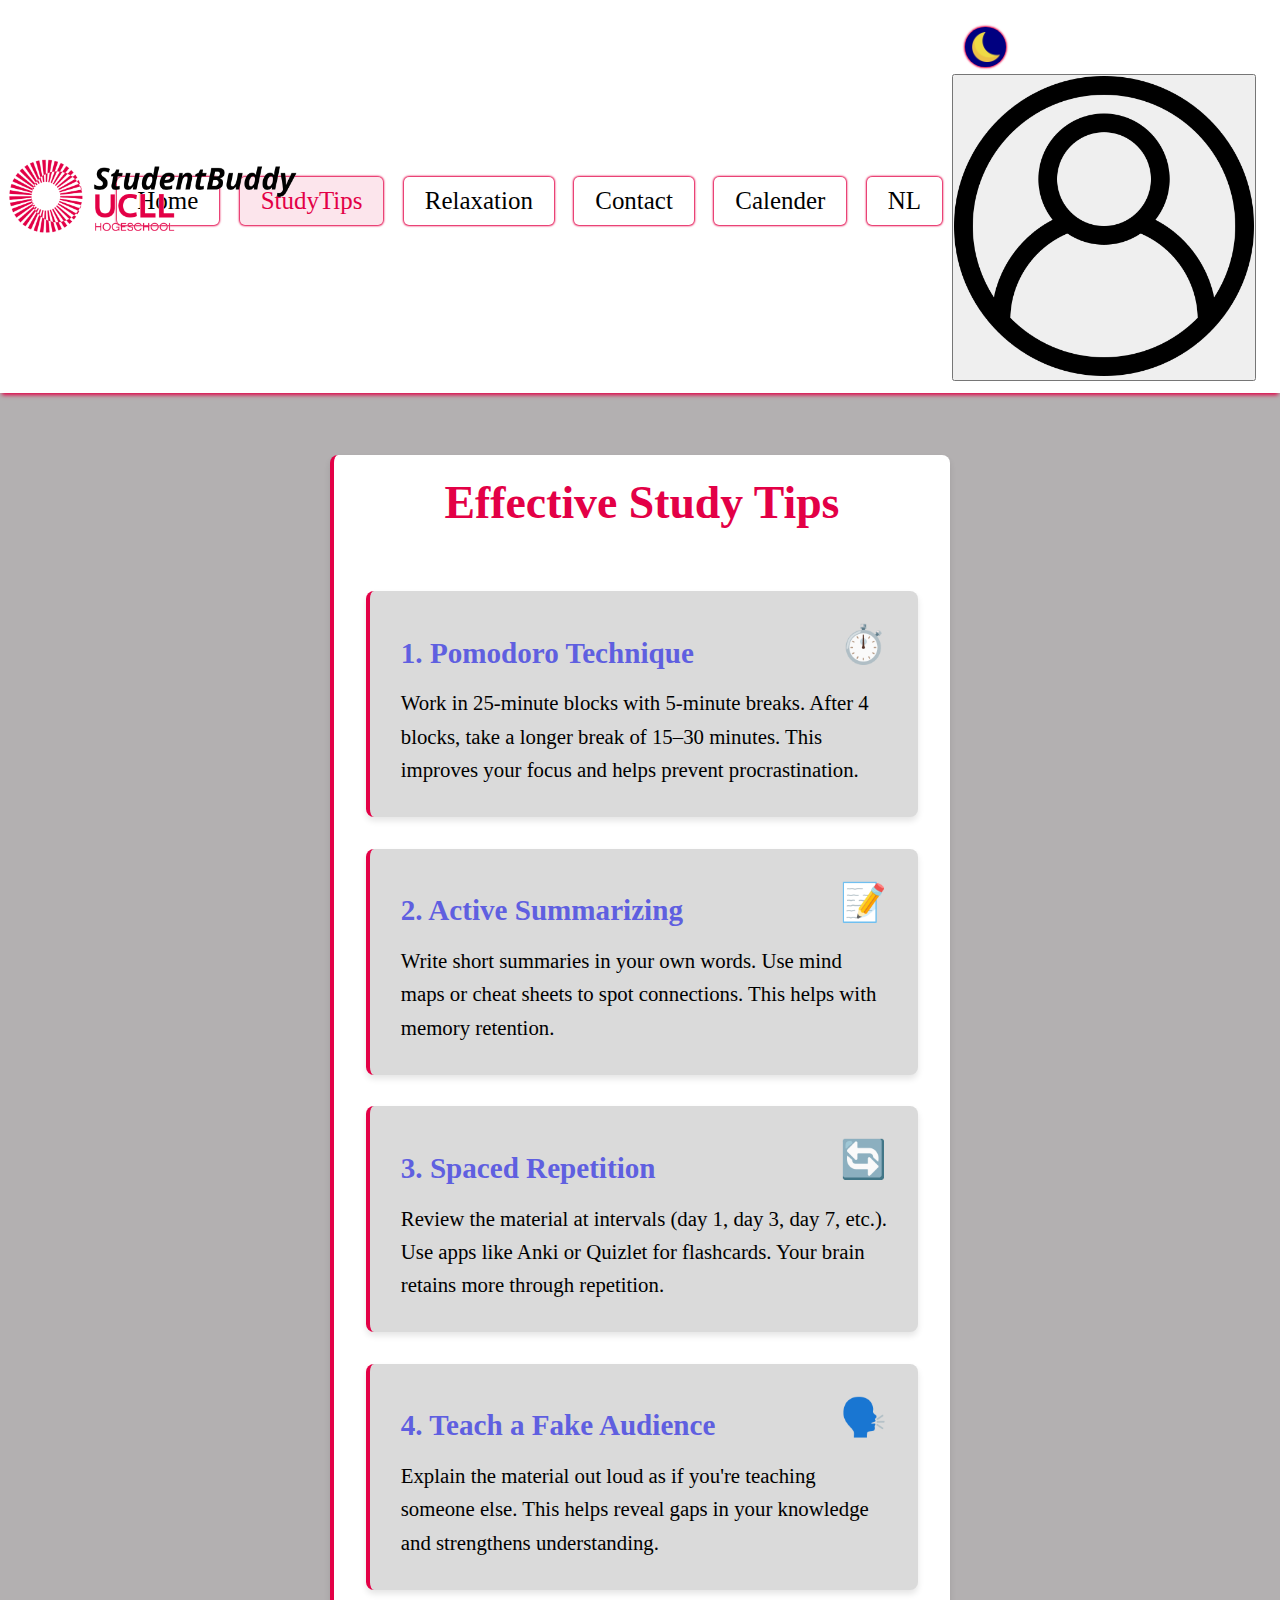
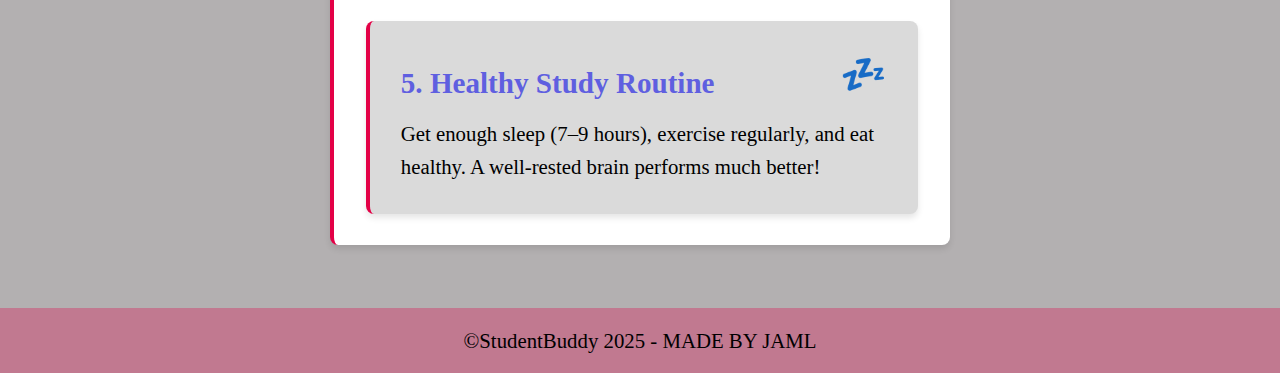
<file: Website/Tips_en.html>
<!DOCTYPE html>
<html lang="en">
  <head>
    <meta charset="UTF-8" />
    <meta name="viewport" content="width=device-width, initial-scale=1.0" />
    <link rel="stylesheet" href="style.css" />
    <script src="script.js" defer></script>
    <link rel="icon" type="logo" href="img/Icon.png" />
    <title>StudentBuddy</title>
  </head>
  <body>
    <header>
      <div id="menu-logo">
        <img src="img/Logo-Light.png" alt="" id="logo" />
        <button id="NightmodeButtonOutsideList" onclick="toggleNightMode()">
          <img src="img/crescent-moon.ico" class="NightmodeImage" />
        </button>
        <div id="menu" onclick="toggleMenu()">
          <a href="javascript:void(0);" id="menu-toggle">☰</a>
        </div>
      </div>
      <div id="List">
        <li><a href="Home_en.html">Home</a></li>
        <li><a href="Tips_en.html">StudyTips</a></li>
        <li><a href="Relaxation_en.html">Relaxation</a></li>
        <li><a href="Contact_en.html">Contact</a></li>
        <li><a href="Kalender_EN.html">Calender</a></li>
        <li><a href="tips.html">NL</a></li>
        <div id="LN">
          <li>
            <button id="NightmodeButtonInsideList" onclick="toggleNightMode()">
              <img src="img/crescent-moon.ico" class="NightmodeImage"></a>
          </li>
          <li>
            <button id="loginButton" onclick="showLoginForm()">
              <img src="img/login-icon.png" class="LoginImage" alt="Login" />
            </button>
          </li>

        </div>
      </div>
    </header>

    <main>
      <section class="study-tips">
        <h1>Effective Study Tips</h1>

        <div class="tip-card">
          <h2>1. Pomodoro Technique</h2>
          <p>
            Work in 25-minute blocks with 5-minute breaks. After 4 blocks, take
            a longer break of 15–30 minutes. This improves your focus and helps
            prevent procrastination.
          </p>

          <div class="tip-icon">⏱️</div>
        </div>

        <div class="tip-card">
          <h2>2. Active Summarizing</h2>
          <p>
            Write short summaries in your own words. Use mind maps or cheat
            sheets to spot connections. This helps with memory retention.
          </p>

          <div class="tip-icon">📝</div>
        </div>

        <div class="tip-card">
          <h2>3. Spaced Repetition</h2>
          <p>
            Review the material at intervals (day 1, day 3, day 7, etc.). Use
            apps like Anki or Quizlet for flashcards. Your brain retains more
            through repetition.
          </p>

          <div class="tip-icon">🔄</div>
        </div>

        <div class="tip-card">
          <h2>4. Teach a Fake Audience</h2>
          <p>
            Explain the material out loud as if you're teaching someone else.
            This helps reveal gaps in your knowledge and strengthens
            understanding.
          </p>

          <div class="tip-icon">🗣️</div>
        </div>

        <div class="tip-card">
          <h2>5. Healthy Study Routine</h2>
          <p>
            Get enough sleep (7–9 hours), exercise regularly, and eat healthy. A
            well-rested brain performs much better!
          </p>

          <div class="tip-icon">💤</div>
        </div>
      </section>
    </main>

    <footer>
      <p>©StudentBuddy 2025 - MADE BY JAML</p>
    </footer>
  </body>
</html>
</file>
<file: Website/style.css>
:root {
    --navBarClr: rgb(95, 95, 224);
    --backgroundClr: white;
    --backgroundClrSideBars: rgb(179, 176, 177);
    --backgroundClrSideBarsNight:rgb(74, 71, 71);
    --backgroundOfItems: rgb(218, 218, 218);
    --textColor: black;
    --hoverColor: #e30046;
    --footerColor: #e300484f;
}

* {
    padding: 0;
    margin: 0;
    box-sizing: border-box;
}

h1, h2{
    padding-top: 0.5em;
}

/* Navbar container */
header{
    width: 100%;
    display: grid;
    grid-template-columns: repeat(30, 1fr);
    background-color: var(--backgroundClr);
    box-shadow: 0 4px 4px -2px #e30046;
}

#menu-logo{
    display: grid;
    grid-template-columns: repeat(30, 1fr); 
    grid-column: 1/15;
    padding: 20px 5px;
    align-items: center;
    justify-content:center;
    width: 100%;
    top: 0;
    left: 0;
    z-index: 1000;
}

body{
    padding: 0;
    margin: 0;
    background-color: var(--backgroundClrSideBars);    
}

html{
    font-size:1.3rem;
}

main{
    display: grid;
    grid-template-columns: 1fr 2fr 1fr;
    padding: 1rem;
}
footer{ 
    display: flex;
    flex-direction: column;
    padding: 1rem;
    align-items: center;
    background-color: var(--footerColor);
    box-shadow: 0 4px 4px -2px #645f60;
}


/* Logo */
#logo {
    display: inline-block;
    grid-column: 1/span 8;
    /* top :20px;
    left: 20px; 
    width: 400px;
    height: auto; */
}

/* Navigatie lijst */
#List {
    grid-column: 29;
    display: inline-flex;
    grid-template-columns: repeat(30, 1fr);
    justify-content: end;
    align-items: center;
    list-style: none;
    font-size: 1.6rem;
    padding: 1rem 1rem 0.5rem 1rem;


}

#List li {
    margin: 0;
}

#List li a {

    box-shadow: 0px 0px 2px 1px var(--hoverColor);

    text-decoration: none;
    color: var(--textColor);
    padding: 0.5rem 1rem;
    margin: 0 0.5rem;
    border-radius: 5px;
}

#List a:hover, #List a.active {
    color: var(--hoverColor);
    background: rgba(227, 0, 70, 0.1);
}

/* Hamburger menu icoon */
#menu{
    grid-column: 28/30;
}
#menu-toggle {
    text-decoration: none;
    display:none;
    /* position: relative; Zorg ervoor dat de hamburgerknop altijd op dezelfde plek blijft
    right: 20px; /* Plaats het rechtsboven in de header */
    font-size: 32px;
    /* cursor: pointer;
    background: none;
    border: none; */ 
    padding: 10px 15px; /* Vergroot de hitbox van de hamburgerknop */
    color: var(--textColor);
    z-index: 1001; /* Zorg ervoor dat de knop altijd boven de navigatie komt */
}

/*------Night Mode-------*/

#NightmodeButtonInsideList{
    display:inline-block;
    position: inherit;
    margin:  0.5em 0 0.5em 1em;
    height: 40px;
    width: 41px;
    border-style: none;
    border-radius: 20px;
    background-color: navy;
    box-shadow: 0px 0px 2px 1px var(--hoverColor);
    
}

#NightmodeButtonOutsideList{
    grid-column: 10/span 15;
    margin: 0 1rem;
    padding: 8px;
    display:inline-block;
    position: inherit;
    height: 50px;
    width: 50px;
    border-style: none;
    border-radius: 8px;
    background-color: navy;
    box-shadow: 0px 0px 2px 1px var(--hoverColor);
}

.NightmodeImage{
    margin: auto;
    box-sizing:content-box;
    display: block;
    align-items: center;
    justify-content: center;
    top:1em;
    height: 30px;
    width: 30px; 
    cursor: pointer;
}
@media (max-width: 4000px) {
    /* header{
        display: grid;
        grid-template-columns: repeat(30, 1fr); */
    
    header img  {
        display: inline-block;
        /* position: absolute; */
        grid-column: 1;
        /* top :20px;
        left: 20px;  */
        max-width: 300px;
        height: auto;
    }
    #List {
        font-size: 1.2rem; 
        padding: 1rem 1rem 0.5rem 1rem;
    }
    #NightmodeButtonInsideList{
        display: inline-block;
        
    }
    #NightmodeButtonOutsideList{
        grid-column: 10/span 15;
        display: none;
    }
}

/* RESPONSIVE DESIGN */
@media (max-width: 1250px) {

    
    header img {
        padding : 1rem;
        grid-column: 1/span 8;
        display: inline-block;
        /* position : static; */
        width: 300px;
        height: auto;
    }
    #menu-logo
    {
        grid-column: 1/30;
        width:100%;
        display: inline-grid;
        grid-template-columns: repeat(30, 1fr);
        justify-content: space-between;
        align-items: center;
    }
   

    #List {
        width: 100%;
        display: none; /* Begin met de lijst verborgen */
        flex-direction: column; /* Zet de lijst onder elkaar */
        align-items: center;
        font-size: 1.4rem;
        color: white;
    }
    #List.active {
        grid-row: 2/2;
        grid-column: 12/30;
        display: inline-grid;
        max-width: 100%;
    }

    #List li {
        padding: 15px 0;
        width: 100%;
        text-align: center;
    }

    #menu{
        grid-column: 29/30;

    }
    #menu-toggle {
        padding: 10px;
        margin-right:10px;
        display: block;
    }
    #menu-toggle:hover{
        box-shadow: 0 4px 4px -2px black;
    }
    #NightmodeButtonInsideList{
        display: none;
    }
    #NightmodeButtonOutsideList{
        grid-column: 27 ;
        display:inline-block;
    }
    .NightmodeImage{
        padding: 0;
        height: 30px;
        width: 30px;
    }
}
#quote-wrapper{
    border-radius: 8px;
    grid-column: 2;
    background-color: var(--backgroundClr);
    margin: 2rem auto;
    width: 95%;
}
#motivational-quote {
    font-size: 1.4rem;
    font-style: italic;
    text-align: center;
    padding: 1.5rem;
    background-color: rgba(227, 0, 70, 0.1);
    border-left: 4px solid var(--hoverColor);
    color: var(--textColor);
    border-radius: 8px;
}


@media (max-width: 768px) {

    #List.active {
        display: inline-flex;
        flex-direction: column;
    }

#motivational-quote {
        font-size: 1.2rem;
        padding: 1rem;
    }
}
/* Welcome message styling */
#welcome-message {
    
    grid-column: 2;
    background-color: var(--backgroundClr);
    box-shadow: 0 4px 6px rgba(0, 0, 0, 0.1);
    border-left: 4px solid var(--hoverColor);
    width: 100%;
    margin: 2rem auto;
    padding: 1.5rem;
    line-height: 1.6;
    border-radius: 8px;
  }
  
  #welcome-message h1 {
    color: var(--hoverColor);
    margin-bottom: 1rem;
    text-align: center;
  }
  
  #welcome-message ul {
    margin: 1.5rem 0;
    padding-left: 2rem;
  }
  
  #welcome-message li {
    margin-bottom: 0.8rem;
  }
  
  #dynamic-encouragement {
    font-weight: bold;
    color: var(--hoverColor);
  }
  
  @media (max-width: 768px) {
    #welcome-message {
      padding: 1rem;
    }
  }

  /* Study Tips Styling */
.study-tips {
    grid-column: 2;
    background-color: var(--backgroundClr);
    border-radius: 8px;
    box-shadow: 0 4px 6px rgba(0, 0, 0, 0.1);
    border-left: 4px solid var(--hoverColor);
    max-width: 900px;
    margin: 2rem auto;
    padding: 0 1.5rem;
}

.study-tips h1 {
    color: var(--hoverColor);
    text-align: center;
    margin-bottom: 2rem;
    font-size: 2.2rem;
    padding : 1rem;
}

.tip-card {
    background-color: var(--backgroundOfItems);
    border-radius: 8px;
    padding: 1.5rem;
    margin-bottom: 1.5rem;
    box-shadow: 0 4px 6px rgba(0, 0, 0, 0.1);
    position: relative;
    border-left: 4px solid var(--hoverColor);
    transition: transform 0.3s ease;
}

.tip-card:hover {
    transform: translateY(-5px);
}

.tip-card h2 {
    color: var(--navBarClr);
    margin-bottom: 0.8rem;
    font-size: 1.4rem;
}

.tip-card p {
    color: var(--textColor);
    line-height: 1.6;
}

.tip-icon {
    position: absolute;
    top: 1.5rem;
    right: 1.5rem;
    font-size: 1.8rem;
}

@media (max-width: 768px) {
    .study-tips {
        padding: 0 1rem;
    }
    
    .tip-card {
        padding: 1.2rem;
    }
    
    .tip-icon {
        position: static;
        display: inline-block;
        margin-left: 1rem;
    }
}






/* Contact Page Styling */
.container {
    background-color: var(--backgroundClr);
    grid-column: 2;
    width: 100%; 
    margin: 2rem auto;
    padding: 2rem; 
    box-shadow: 0 4px 6px rgba(0, 0, 0, 0.1);
    border-left: 4px solid var(--hoverColor);
    border-radius: 8px;
}

.container h2 {
    color: var(--hoverColor);
    text-align: center;
    margin-bottom: 2rem;
    font-size: 2.2rem;
    text-decoration: none;
}

.container article {
    background-color: var(--backgroundOfItems);
    border-radius: 8px;
    padding: 2rem 1.8rem; 
    transition: transform 0.3s ease;
}

.container label {
    color: var(--navBarClr);
    font-size: 1.1rem;
    margin-bottom: 0.8rem; 
    display: block;
}

.container input[type="text"],
.container input[type="email"],
.container input[type="tel"],
.container textarea {
    width: 100%;
    padding: 12px 15px; 
    margin-bottom: 1.8rem; 
    border: 2px solid rgba(227, 0, 70, 0.2);
    border-radius: 8px;
    transition: border-color 0.3s;
    font-family: inherit;
    font-size: 1rem; 
}

.container textarea {
    height: 150px; 
    resize: vertical;
}

.container input[type="submit"] {
    background-color: var(--hoverColor);
    color: white;
    padding: 14px 20px;
    border: none;
    border-radius: 8px;
    cursor: pointer;
    font-size: 1.1rem;
    font-weight: bold;
    transition: all 0.3s ease;
    width: 100%;
    opacity: 0.55; 
}

.container input[type="submit"]:hover {
    opacity: 1; 
    transform: translateY(-2px);
    box-shadow: 0 4px 8px rgba(227, 0, 70, 0.2);
}



@media (max-width: 768px) {
    .container {
        max-width: 95%;
        padding: 0 1.2rem; 
    }
    
    .container article {
        padding: 1.8rem 1.5rem; 
    }
    
    .container label {
        margin-bottom: 0.7rem; 
    }
    #List.active{
        grid-column: 2/30;
    }
}

@media(max-width: 480px) {

    header img{
        max-width: 200px;
    }
    #NightmodeButtonOutsideList{
        padding:0;
        height: 35px;   
        width: 35px;
    }
    .NightmodeImage{
        height: 25px;
        width: 25px; 
    }
    #menu-toggle {
        font-size: 28px;
        padding: 8px;
    }
}
</file>
